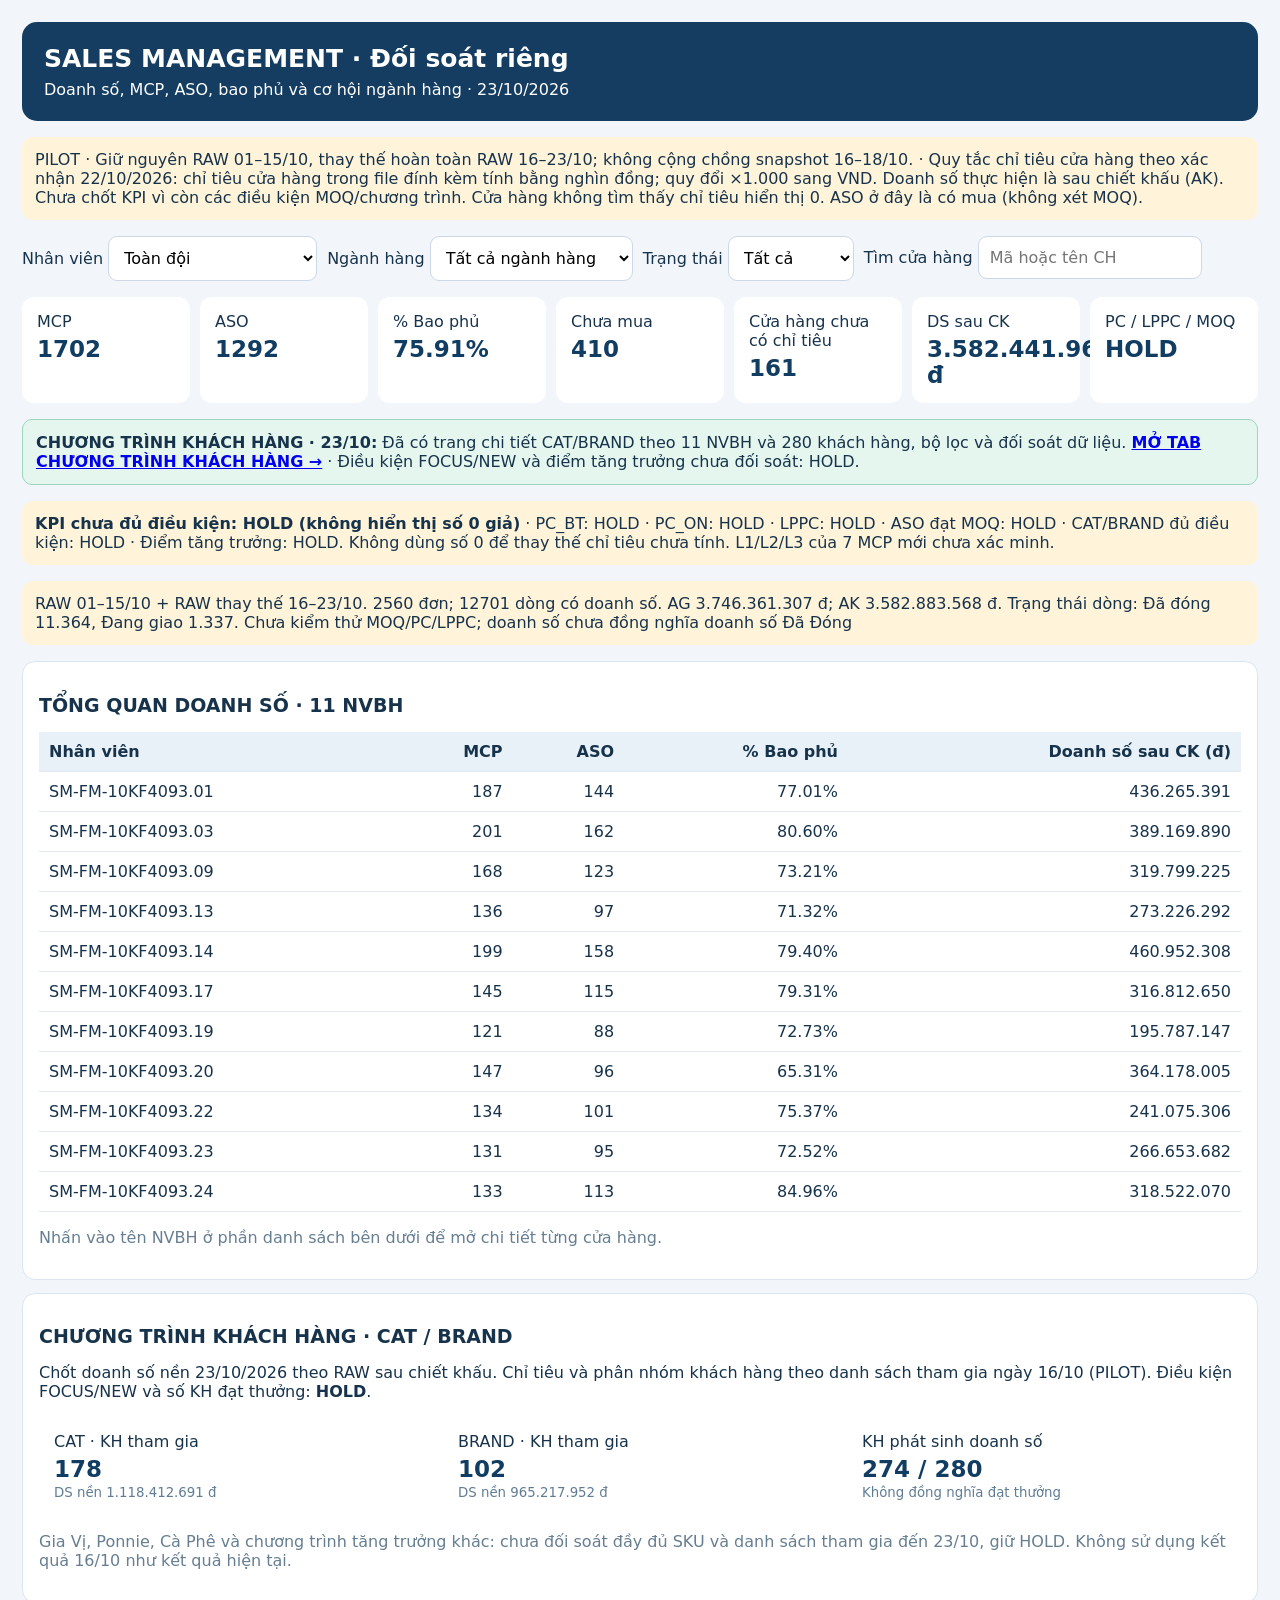
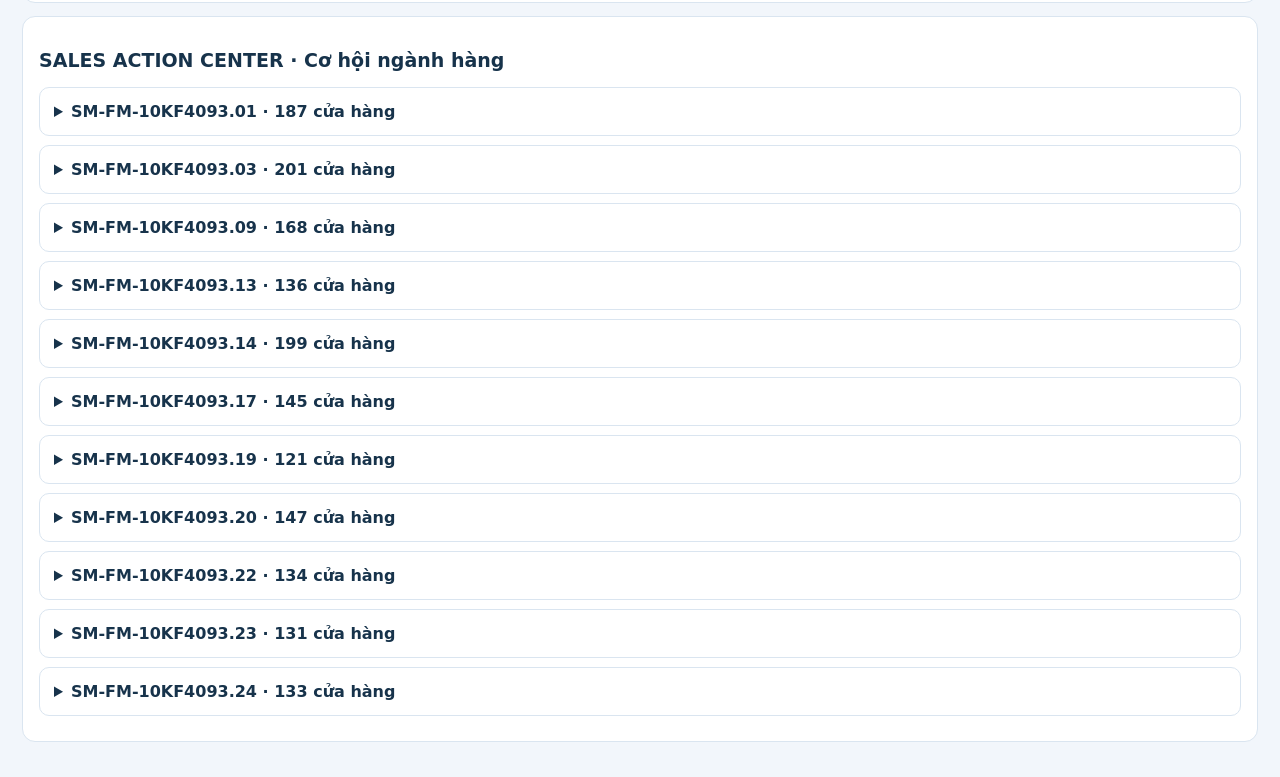
<file: online-20261023/index.html>
<!doctype html><html lang="vi"><head><meta charset="utf-8"><meta name="viewport" content="width=device-width,initial-scale=1"><title>Sales Management — Bản sử dụng 23/10</title><style>
:root{font-family:system-ui,Arial;background:#f2f6fb;color:#17334b}body{margin:0 auto;max-width:1450px;padding:22px}header{background:#143d61;color:white;border-radius:15px;padding:22px}h1{margin:0 0 7px;font-size:25px}h2{font-size:19px}small{color:#607c94}.note{padding:13px;border-radius:10px;background:#fff3d9;margin:16px 0}.bar{display:flex;gap:10px;flex-wrap:wrap;margin:16px 0}select,input{border:1px solid #ccd8e5;padding:11px;border-radius:9px;font:inherit;background:white;max-width:100%}.card{background:white;border:1px solid #dae5f0;border-radius:13px;padding:16px;margin:13px 0}.stats{display:grid;grid-template-columns:repeat(auto-fit,minmax(145px,1fr));gap:10px}.stat{background:#fff;border-radius:12px;padding:15px}.stat b{display:block;font-size:23px;color:#123d62;margin-top:5px}.scroll{overflow-x:auto}table{width:100%;border-collapse:collapse;min-width:1000px}th,td{padding:10px;border-bottom:1px solid #e2e9f2;text-align:right}th:first-child,td:first-child{text-align:left}th{background:#e9f1f8}details{background:#fff;border:1px solid #dae5f0;border-radius:10px;margin:9px 0}summary{padding:14px;cursor:pointer;font-weight:700}summary:hover{background:#edf5fc}.opp{color:#c32626;font-weight:750}.muted{color:#667e92}.ok{color:#16783d;font-weight:700}.bad{color:#b91c1c;font-weight:700}.customer{display:grid;grid-template-columns:minmax(150px,1.5fr) 90px 100px 120px 120px minmax(220px,2fr);gap:9px;padding:10px;border-top:1px solid #e9eff5;align-items:center;font-size:13px}.customer:nth-child(even){background:#f9fbfd}.customer span{overflow-wrap:anywhere}@media(max-width:800px){body{padding:8px}.customer{grid-template-columns:1fr 1fr;gap:5px}.customer span:last-child{grid-column:span 2}.stats{grid-template-columns:repeat(2,1fr)}}
</style></head><body><header><h1>SALES MANAGEMENT · Đối soát riêng</h1><div>Doanh số, MCP, ASO, bao phủ và cơ hội ngành hàng · 23/10/2026</div></header><div class="note">PILOT · Giữ nguyên RAW 01–15/10, thay thế hoàn toàn RAW 16–23/10; không cộng chồng snapshot 16–18/10. · Quy tắc chỉ tiêu cửa hàng theo xác nhận 22/10/2026: chỉ tiêu cửa hàng trong file đính kèm tính bằng nghìn đồng; quy đổi ×1.000 sang VND. Doanh số thực hiện là sau chiết khấu (AK). Chưa chốt KPI vì còn các điều kiện MOQ/chương trình. Cửa hàng không tìm thấy chỉ tiêu hiển thị 0. ASO ở đây là có mua (không xét MOQ).</div><div class="bar"><label>Nhân viên <select id="employee"></select></label><label>Ngành hàng <select id="division"></select></label><label>Trạng thái <select id="state"><option value="all">Tất cả</option><option value="active">Đã mua</option><option value="inactive">Chưa mua</option></select></label><label>Tìm cửa hàng <input id="search" placeholder="Mã hoặc tên CH"></label></div><div id="summary" class="stats"></div><div class="note" style="background:#e5f6ef;border:1px solid #9ed6bd"><b>CHƯƠNG TRÌNH KHÁCH HÀNG · 23/10:</b> Đã có trang chi tiết CAT/BRAND theo 11 NVBH và 280 khách hàng, bộ lọc và đối soát dữ liệu. <a href="customer-programs.html" style="font-weight:800">MỞ TAB CHƯƠNG TRÌNH KHÁCH HÀNG →</a> · Điều kiện FOCUS/NEW và điểm tăng trưởng chưa đối soát: HOLD.</div><div class="note"><b>KPI chưa đủ điều kiện: HOLD (không hiển thị số 0 giả)</b> · PC_BT: HOLD · PC_ON: HOLD · LPPC: HOLD · ASO đạt MOQ: HOLD · CAT/BRAND đủ điều kiện: HOLD · Điểm tăng trưởng: HOLD. Không dùng số 0 để thay thế chỉ tiêu chưa tính. L1/L2/L3 của 7 MCP mới chưa xác minh.</div><div class="note" id="rawAudit">Nguồn RAW 01–15/10 + 16–23/10 · Số liệu sau CK theo AK; trạng thái đơn hàng cần đối soát quy tắc KPI trước nghiệm thu.</div><section class="card"><h2>TỔNG QUAN DOANH SỐ · 11 NVBH</h2><div class="scroll"><table><thead><tr><th>Nhân viên</th><th>MCP</th><th>ASO</th><th>% Bao phủ</th><th>Doanh số sau CK (đ)</th></tr></thead><tbody id="empRows"></tbody></table></div><p class="muted">Nhấn vào tên NVBH ở phần danh sách bên dưới để mở chi tiết từng cửa hàng.</p></section><section class="card"><h2>CHƯƠNG TRÌNH KHÁCH HÀNG · CAT / BRAND</h2><p>Chốt doanh số nền 23/10/2026 theo RAW sau chiết khấu. Chỉ tiêu và phân nhóm khách hàng theo danh sách tham gia ngày 16/10 (PILOT). Điều kiện FOCUS/NEW và số KH đạt thưởng: <b>HOLD</b>.</p><div class="stats"><div class="stat">CAT · KH tham gia<b>178</b><small>DS nền 1.118.412.691 đ</small></div><div class="stat">BRAND · KH tham gia<b>102</b><small>DS nền 965.217.952 đ</small></div><div class="stat">KH phát sinh doanh số<b>274 / 280</b><small>Không đồng nghĩa đạt thưởng</small></div></div><p class="muted">Gia Vị, Ponnie, Cà Phê và chương trình tăng trưởng khác: chưa đối soát đầy đủ SKU và danh sách tham gia đến 23/10, giữ HOLD. Không sử dụng kết quả 16/10 như kết quả hiện tại.</p></section><section class="card"><h2>SALES ACTION CENTER · Cơ hội ngành hàng</h2><div id="customers"></div></section><script>const CHUNK_COUNT=10;
function startApp(DATA){
const $=id=>document.getElementById(id);const fmt=n=>new Intl.NumberFormat('vi-VN',{maximumFractionDigits:0}).format(n||0);const esc=s=>String(s??'').replace(/[&<>"']/g,c=>({'&':'&amp;','<':'&lt;','>':'&gt;','"':'&quot;','\'':'&#39;'}[c]));
const names={'Seasoning':'Seasoning','Convenience Foods':'Convenience Foods','Coffee':'Coffee','Nutrition':'Nutrition','Home Care':'Home Care','Refreshment Drinks':'Refreshment Drinks','Processed Meats':'Processed Meats'};
const empIds=Object.keys(DATA.employees).sort();$('employee').innerHTML='<option value="all">Toàn đội</option>'+empIds.map(id=>'<option value="'+id+'">'+id+'</option>').join('');$('division').innerHTML='<option value="all">Tất cả ngành hàng</option>'+DATA.divisions.map(x=>'<option>'+x+'</option>').join('');
function render(){const e=$('employee').value,div=$('division').value,state=$('state').value,q=$('search').value.toLocaleLowerCase('vi');let customers=Object.entries(DATA.outlets).filter(([id,c])=>(e==='all'||c.owner===e)&&(!q||(id+' '+c.name).toLocaleLowerCase('vi').includes(q))&&(state==='all'||(c.orders>0)===(state==='active')));
const all=Object.entries(DATA.outlets).filter(([id,c])=>e==='all'||c.owner===e);const active=all.filter(([id,c])=>div==='all'?c.orders>0:c.bought.includes(div)).length;
$('summary').innerHTML=[['MCP',all.length],['ASO',active],['% Bao phủ',all.length?(active/all.length*100).toFixed(2)+'%':'—'],['Chưa mua',all.length-active],['Cửa hàng chưa có chỉ tiêu',all.filter(([id,c])=>c.target_raw===0).length],['DS sau CK',fmt(all.reduce((s,[id,c])=>s+c.actual,0))+' đ'],['PC / LPPC / MOQ','HOLD']].map(([k,v])=>'<div class="stat">'+k+'<b>'+v+'</b></div>').join('');
$('empRows').innerHTML=empIds.filter(id=>e==='all'||e===id).map(id=>{const a=Object.values(DATA.outlets).filter(c=>c.owner===id),aso=a.filter(c=>div==='all'?c.orders>0:c.bought.includes(div)).length;return '<tr><td>'+esc(id)+'</td><td>'+a.length+'</td><td>'+aso+'</td><td>'+(a.length?(aso/a.length*100).toFixed(2):'—')+'%</td><td>'+fmt(a.reduce((n,c)=>n+(div==='all'?c.actual:c.div_amounts[div]),0))+'</td></tr>';}).join('');
$('rawAudit').textContent='RAW 01–15/10 + RAW thay thế 16–23/10. '+DATA.raw_snapshot.orders+' đơn; '+DATA.raw_snapshot.positive_lines+' dòng có doanh số. AG '+fmt(DATA.raw_snapshot.amount_ag)+' đ; AK '+fmt(DATA.raw_snapshot.amount_ak)+' đ. Trạng thái dòng: '+Object.entries(DATA.raw_snapshot.statuses).map(([k,v])=>k+' '+fmt(v)).join(', ')+'. Chưa kiểm thử MOQ/PC/LPPC; doanh số chưa đồng nghĩa doanh số Đã Đóng';$('customers').innerHTML=empIds.filter(id=>e==='all'||e===id).map(id=>{const a=customers.filter(([k,c])=>c.owner===id);if(!a.length)return '';return '<details><summary>'+esc(id)+' · '+a.length+' cửa hàng</summary>'+a.map(([k,c])=>{const opp=DATA.divisions.filter(x=>!c.bought.includes(x));const target=Math.round(c.target_raw*1000);return '<div class="customer"><span><b>'+esc(c.name)+'</b><small> · '+esc(k)+'</small></span><span class="'+(c.orders?'ok':'bad')+'">'+(c.orders?'Đã mua':'Chưa mua')+'</span><span>'+c.orders+' đơn</span><span>'+fmt(c.actual)+' / '+fmt(target)+'</span><span>'+ (target?(c.actual/target*100).toFixed(1)+'%':'CT: 0')+'</span><span class="opp">Cơ hội: '+(opp.length?opp.map(esc).join(', '):'Đã mua đủ 7 ngành')+'</span></div>';}).join('')+'</details>';}).join('')||'<p>Không có cửa hàng phù hợp.</p>';
}
['employee','division','state','search'].forEach(id=>$(id).addEventListener(id==='search'?'input':'change',render));render();}
async function loadData(){const n=CHUNK_COUNT;const parts=await Promise.all(Array.from({length:n},(_,i)=>fetch('data-'+String(i).padStart(2,'0')+'.txt',{cache:'no-store'}).then(r=>{if(!r.ok)throw Error('Data chunk '+i+': '+r.status);return r.text()})));const raw=atob(parts.join(''));const bytes=Uint8Array.from(raw,c=>c.charCodeAt(0));const stream=new Blob([bytes]).stream().pipeThrough(new DecompressionStream('gzip'));const decoded=await new Response(stream).text();return JSON.parse(decoded)}
async function boot(){try{const DATA=await loadData();startApp(DATA)}catch(e){document.body.insertAdjacentHTML('afterbegin','<div style="padding:20px;background:#fee;color:#900">Không tải được dữ liệu: '+String(e.message).replace(/[<>]/g,'')+'</div>');console.error(e)}}boot();</script></body></html>
</file>
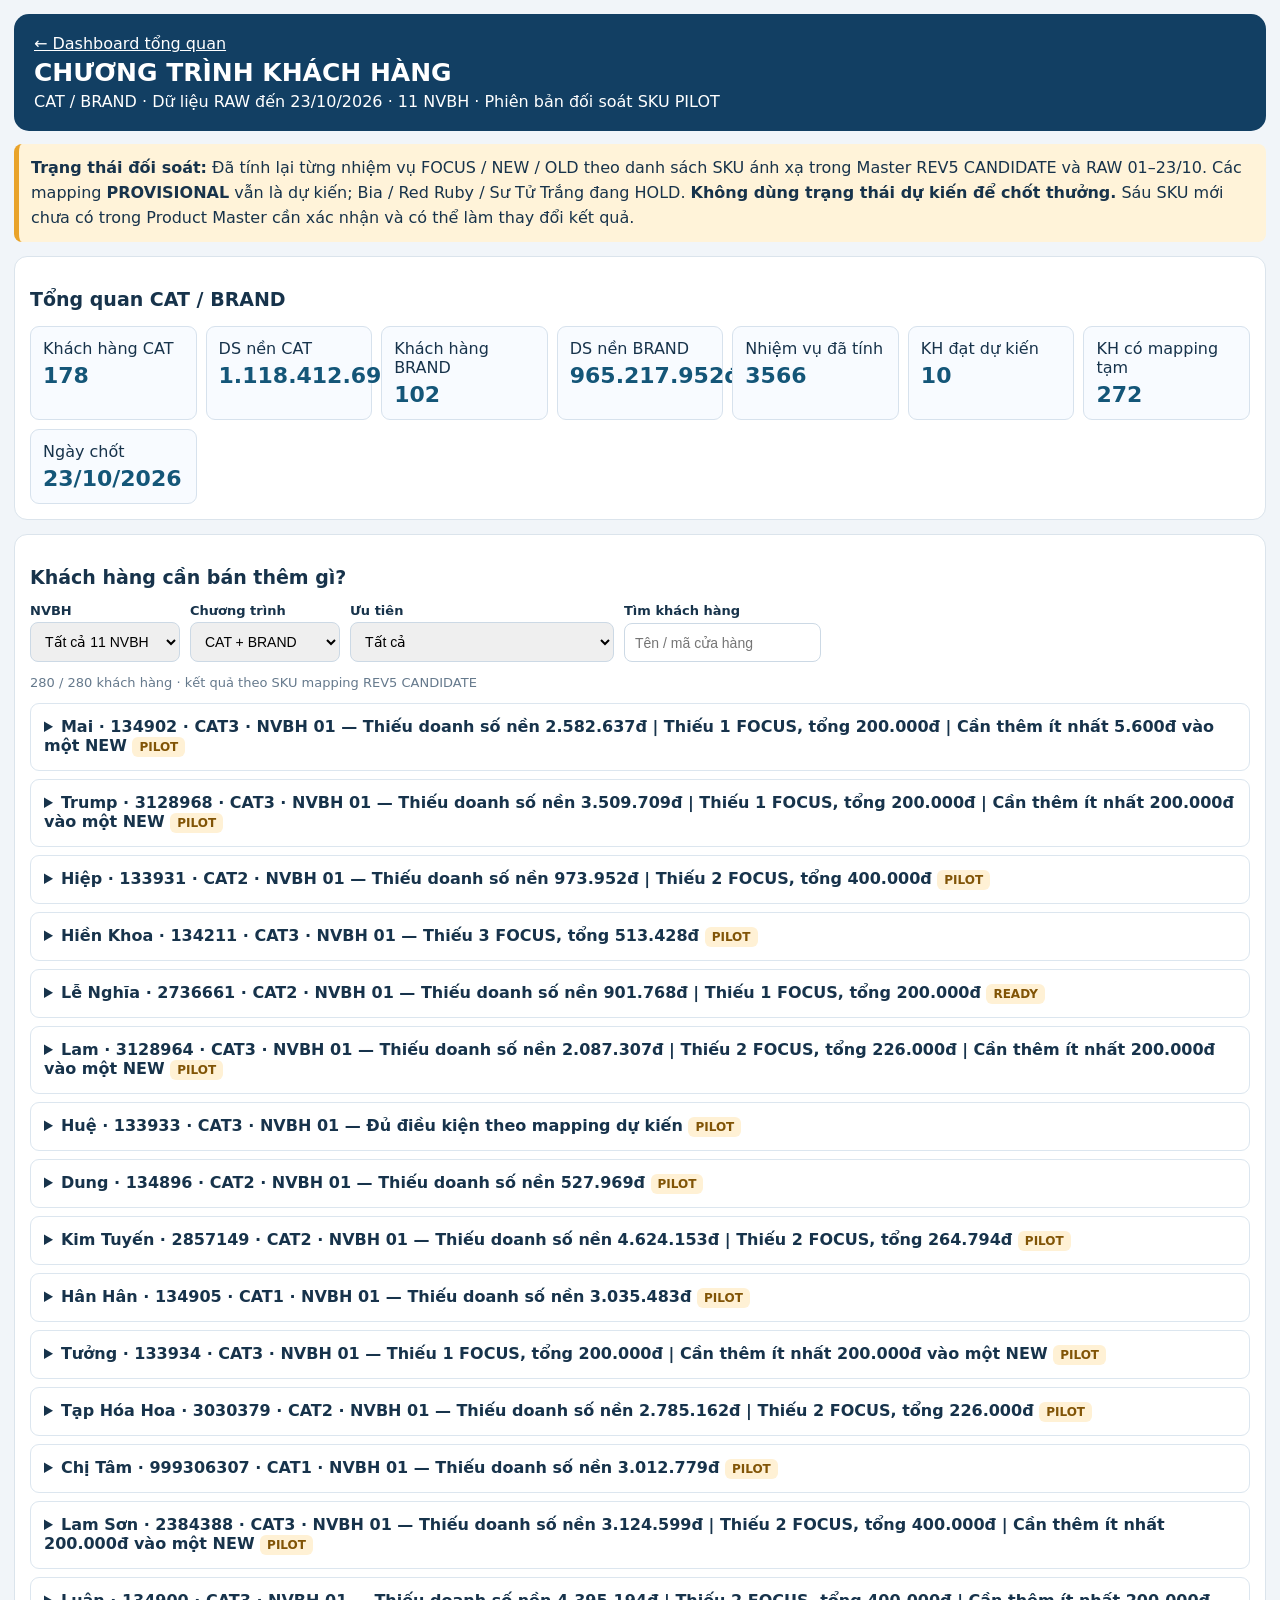
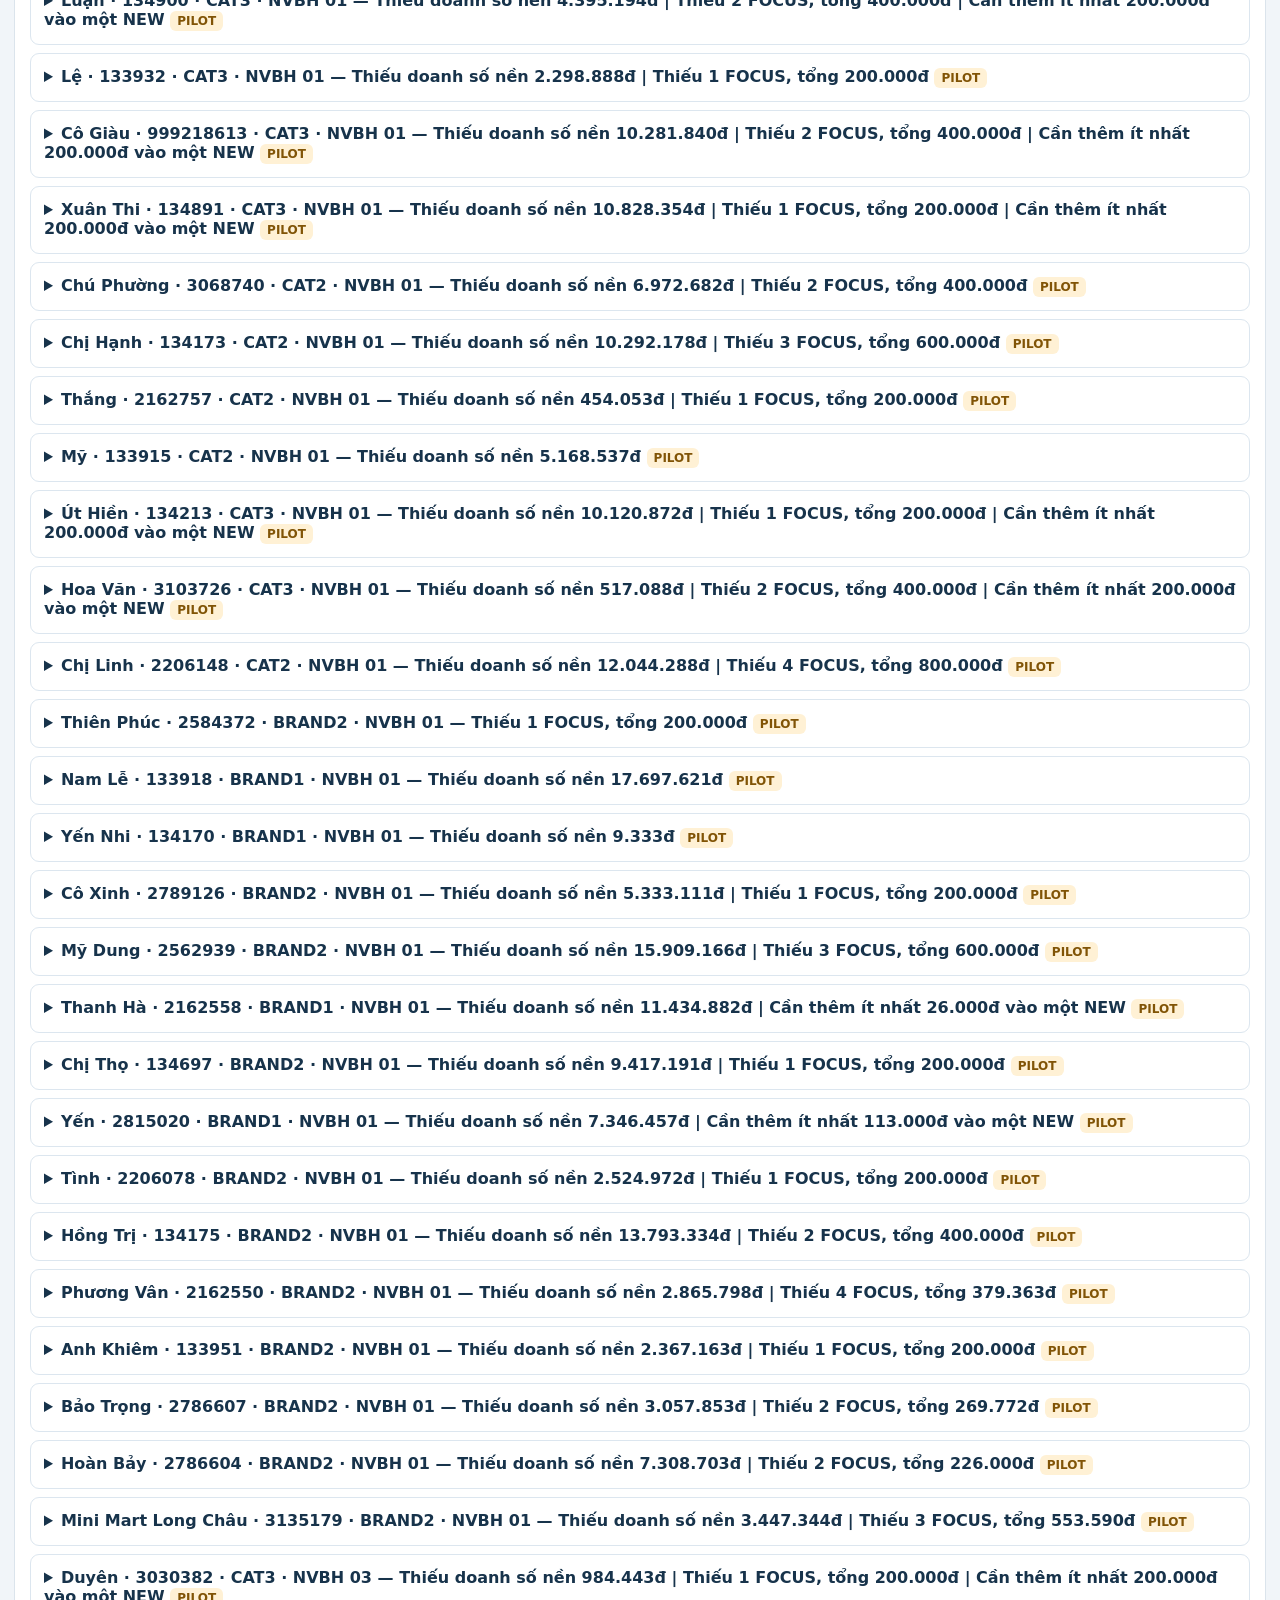
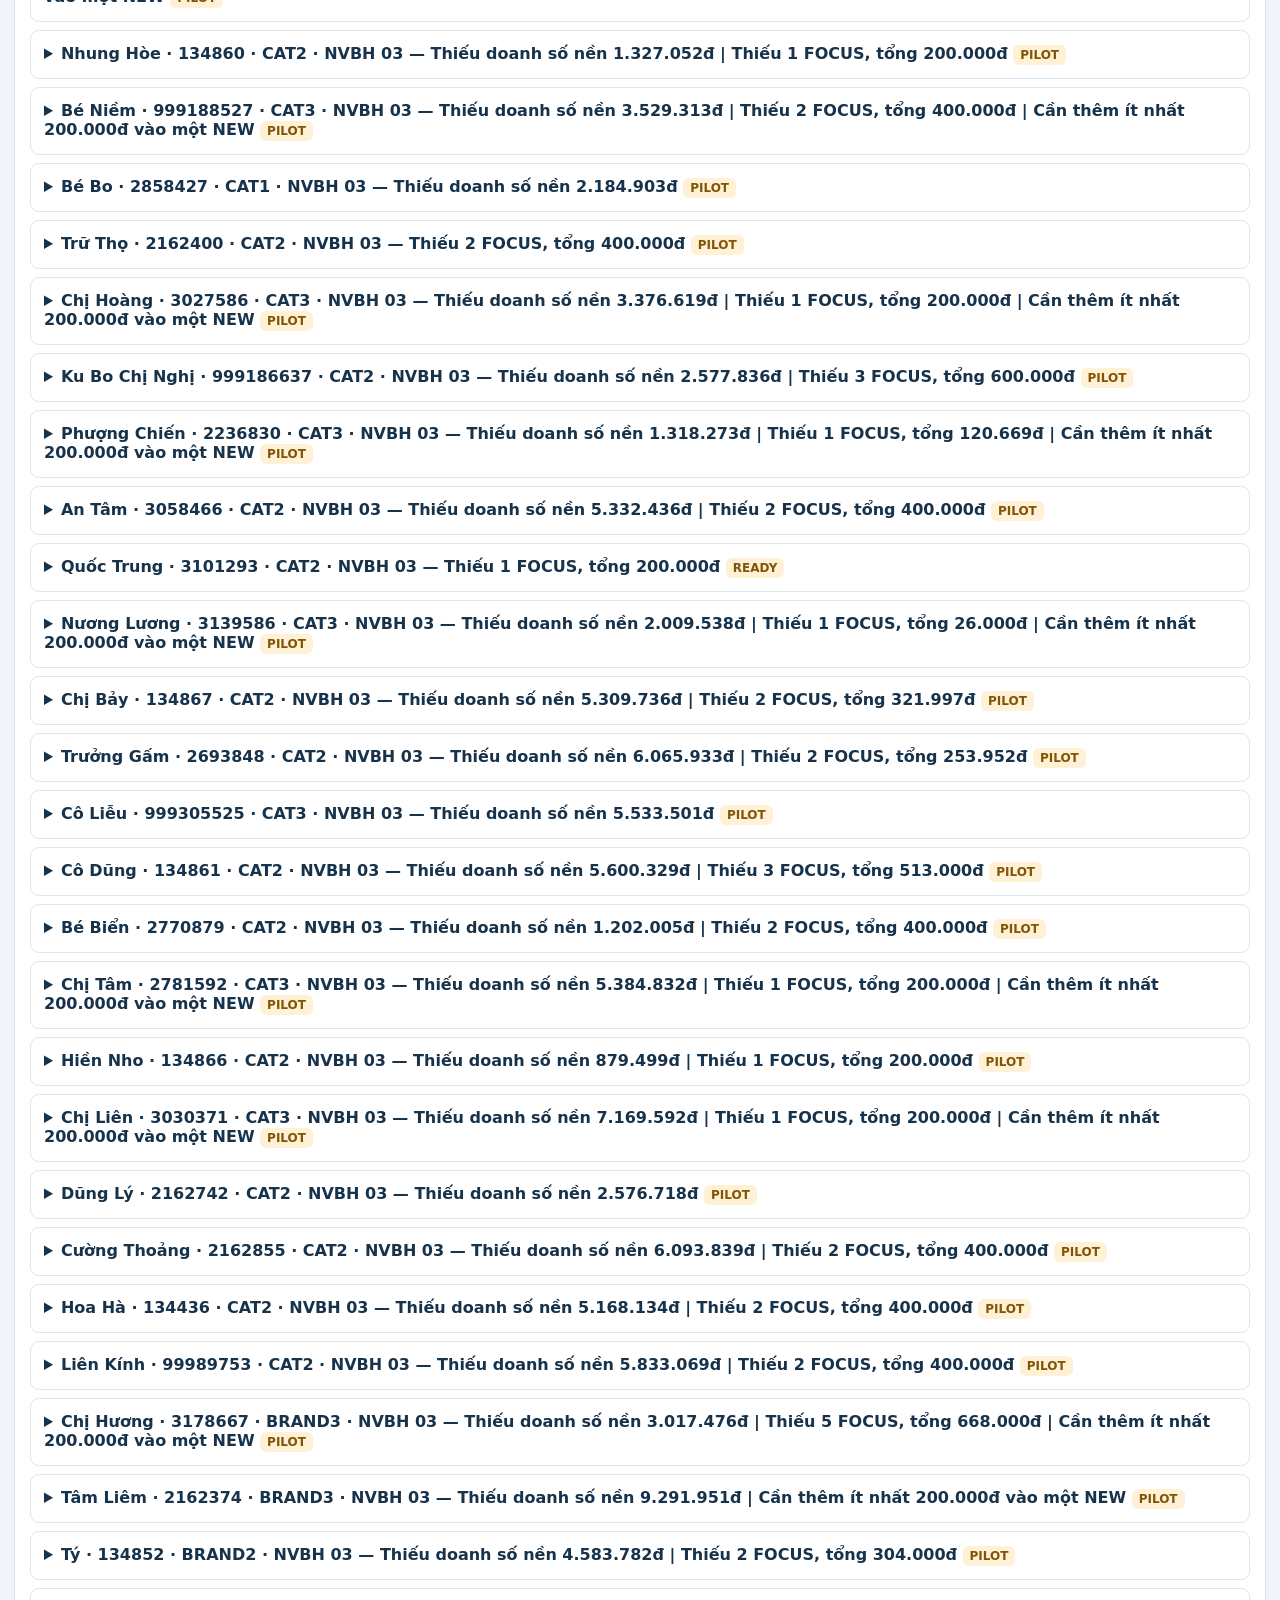
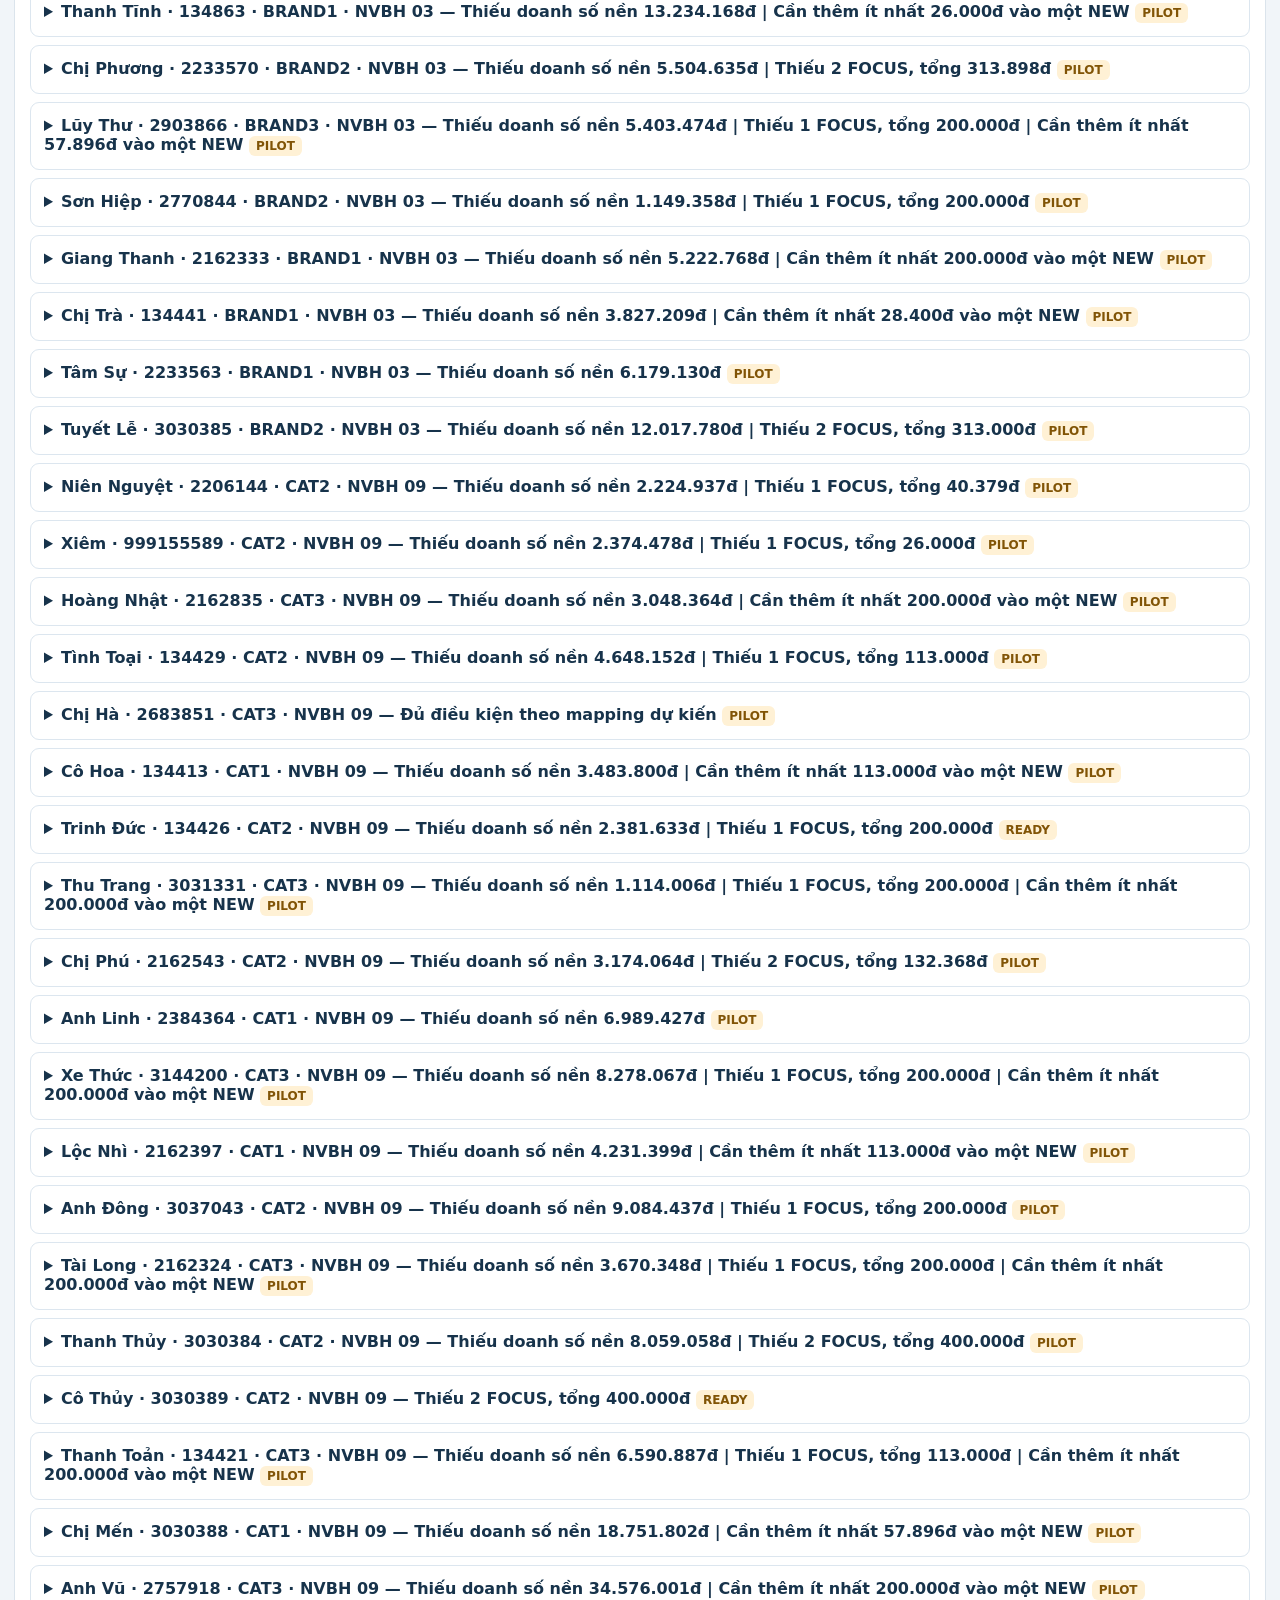
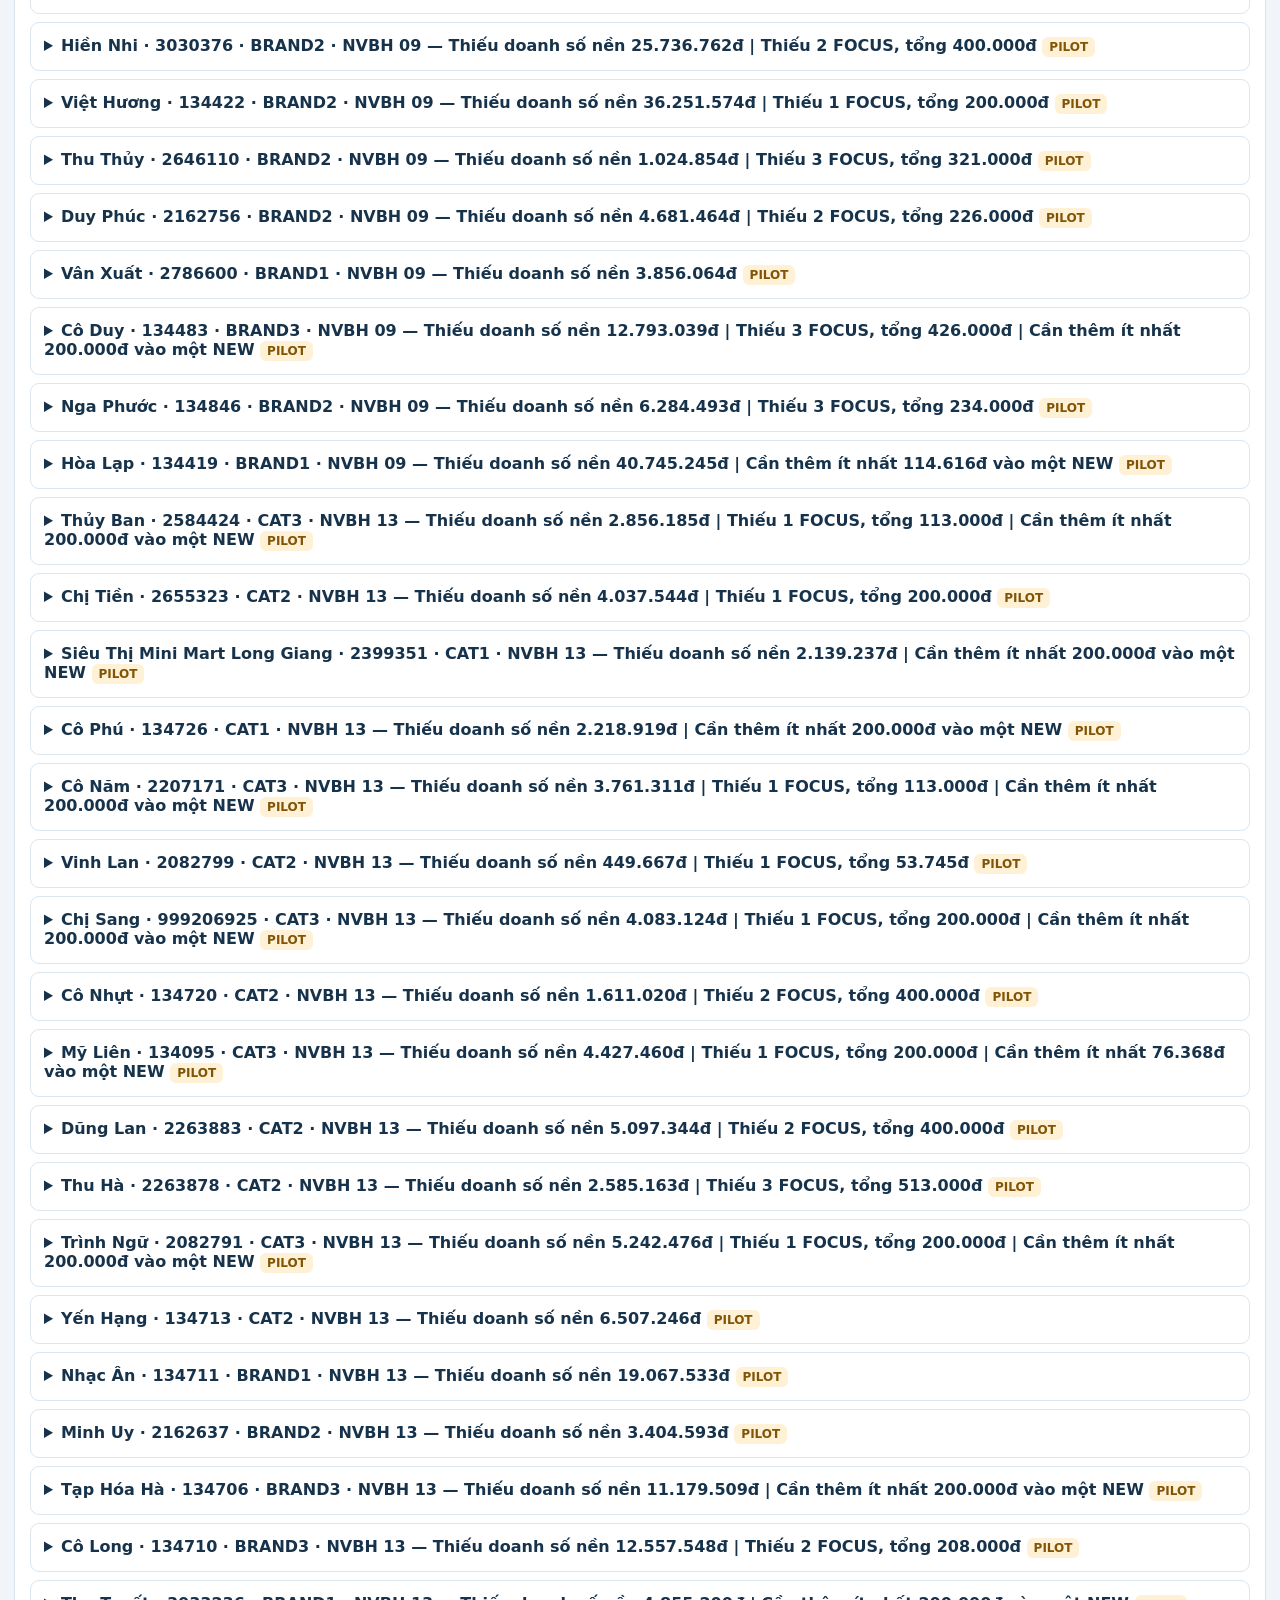
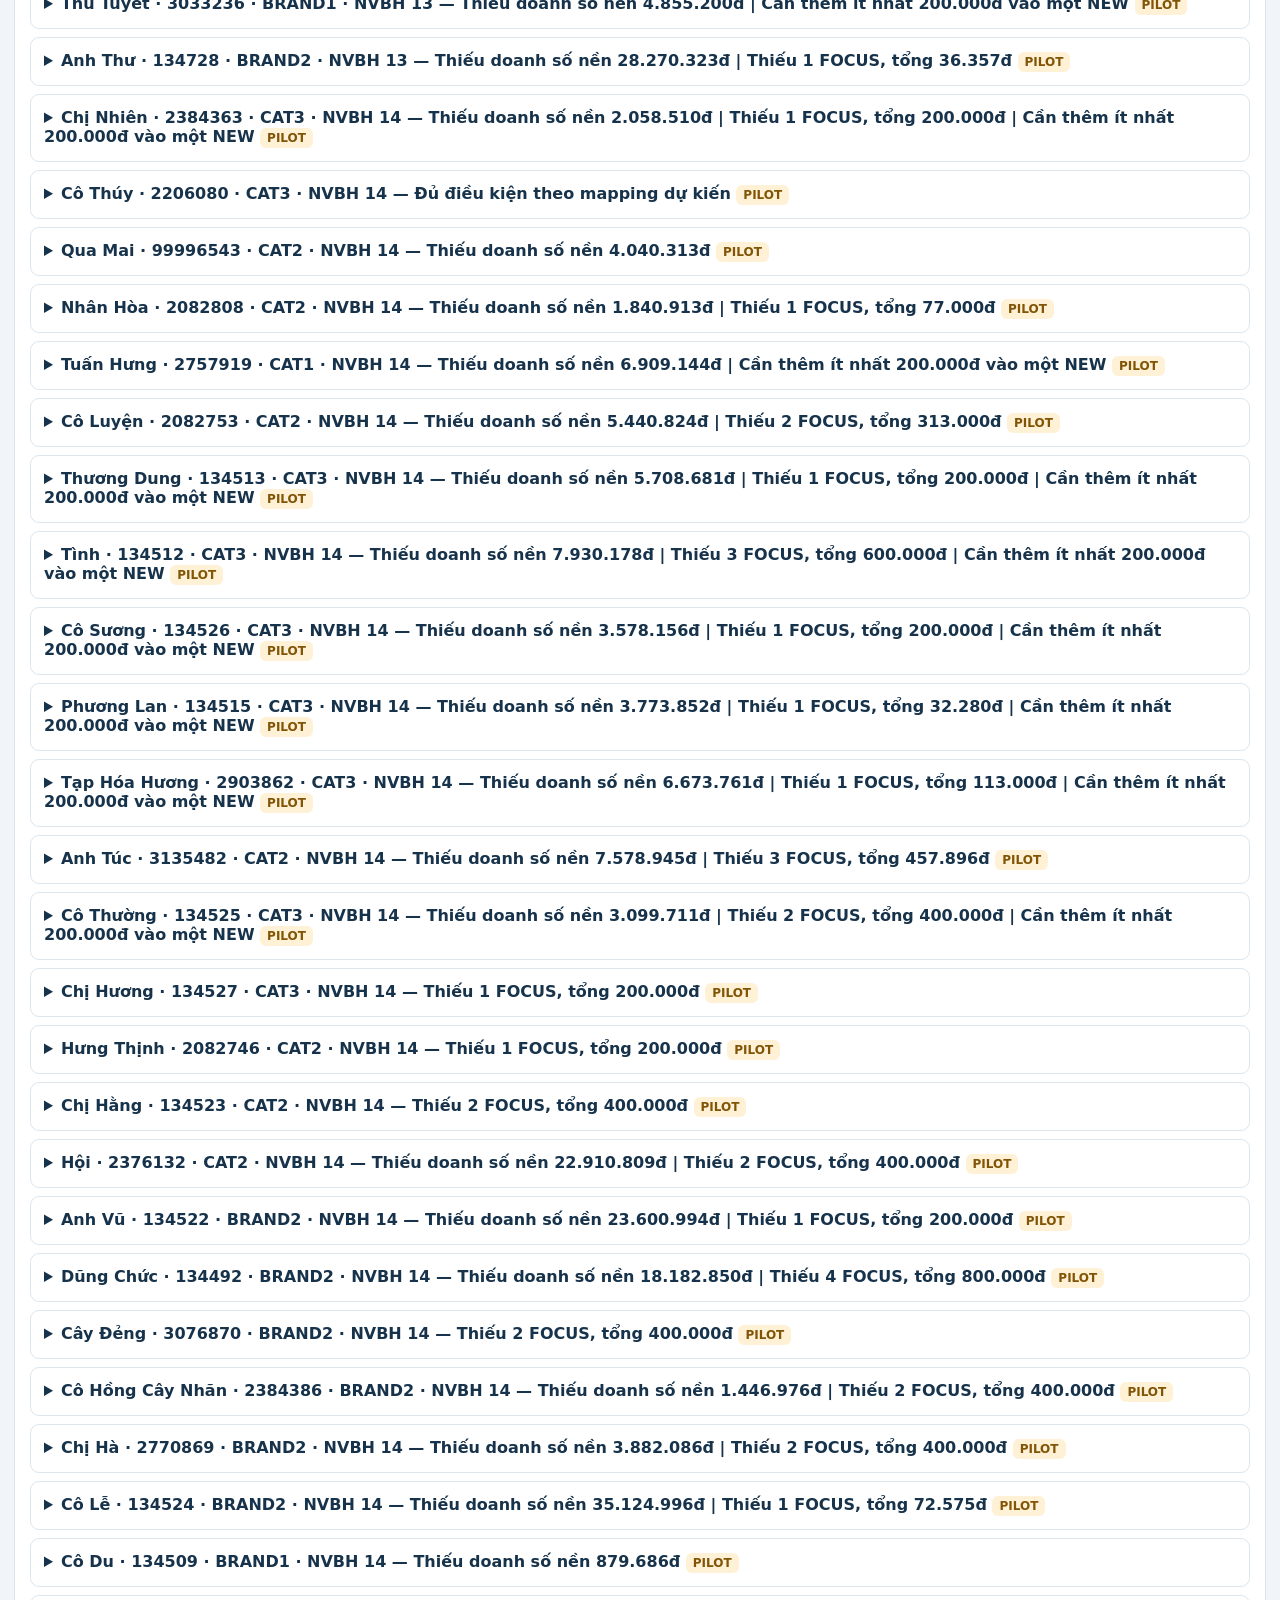
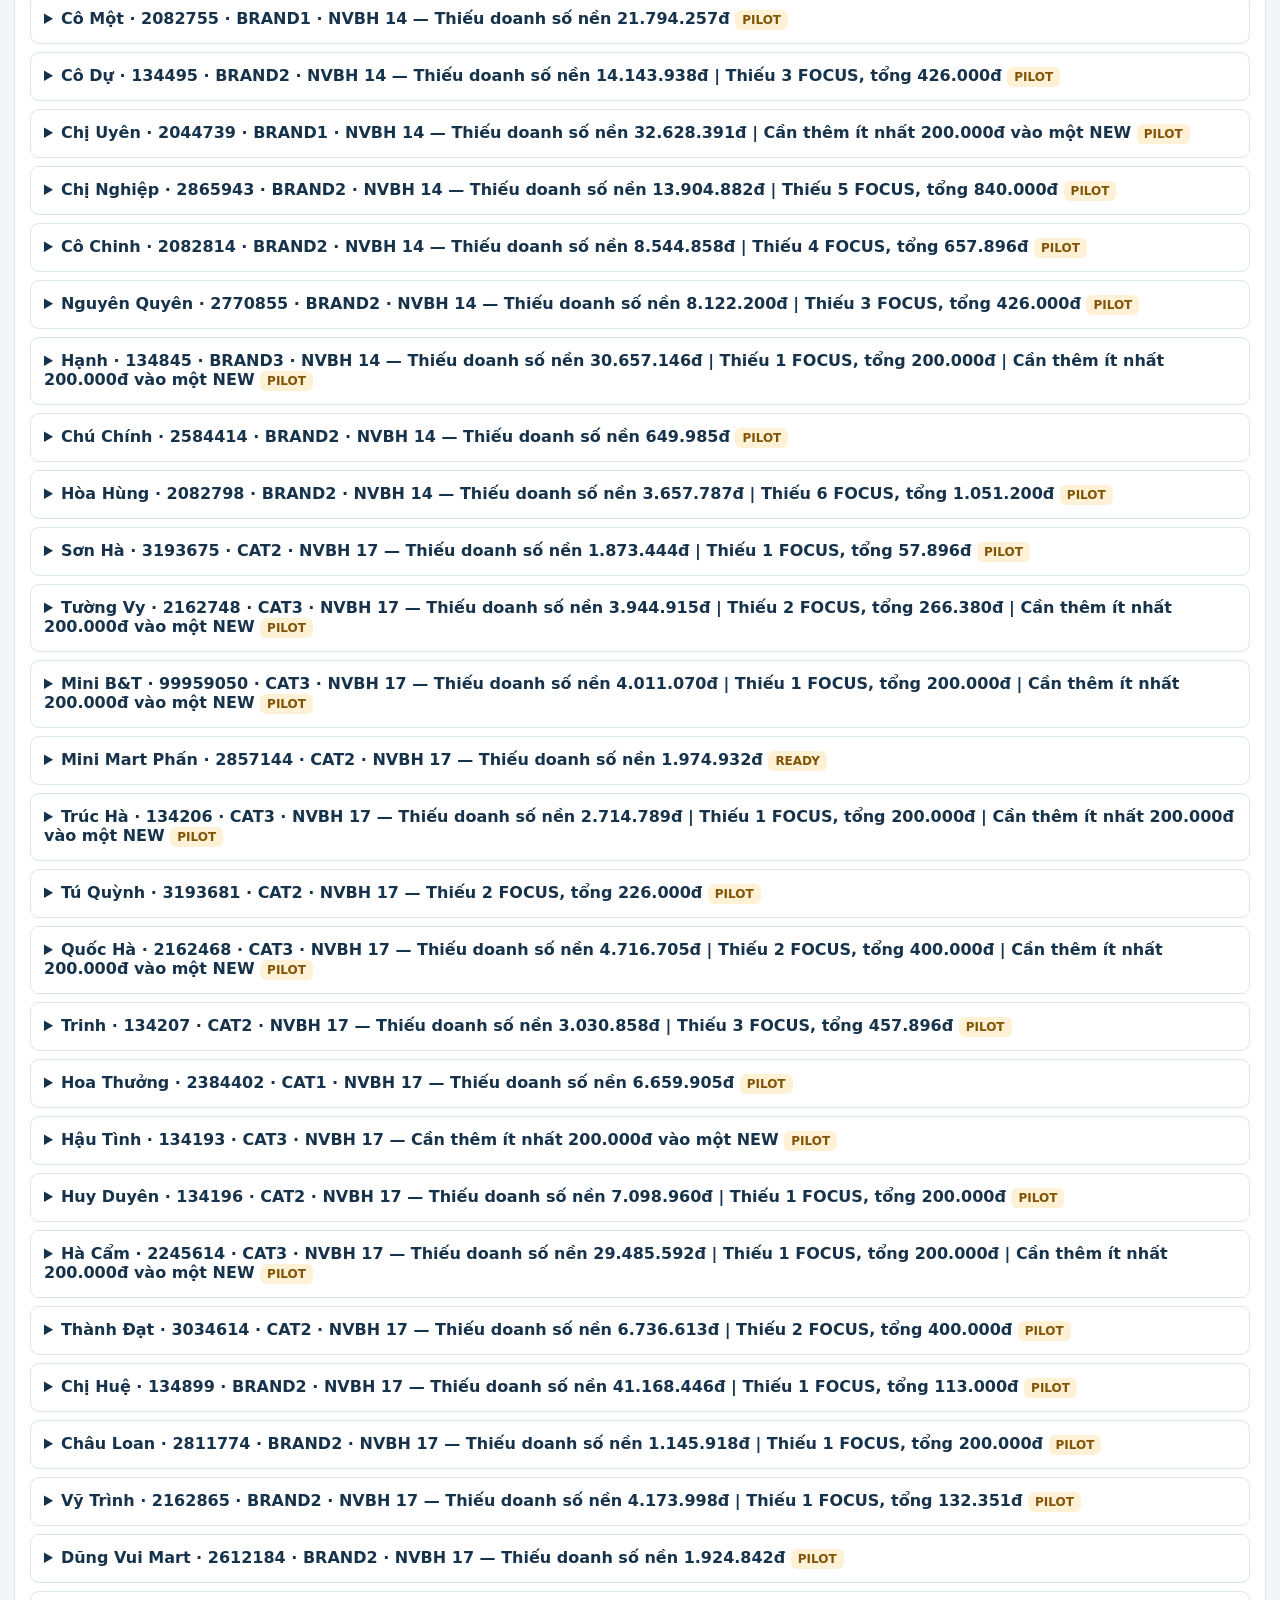
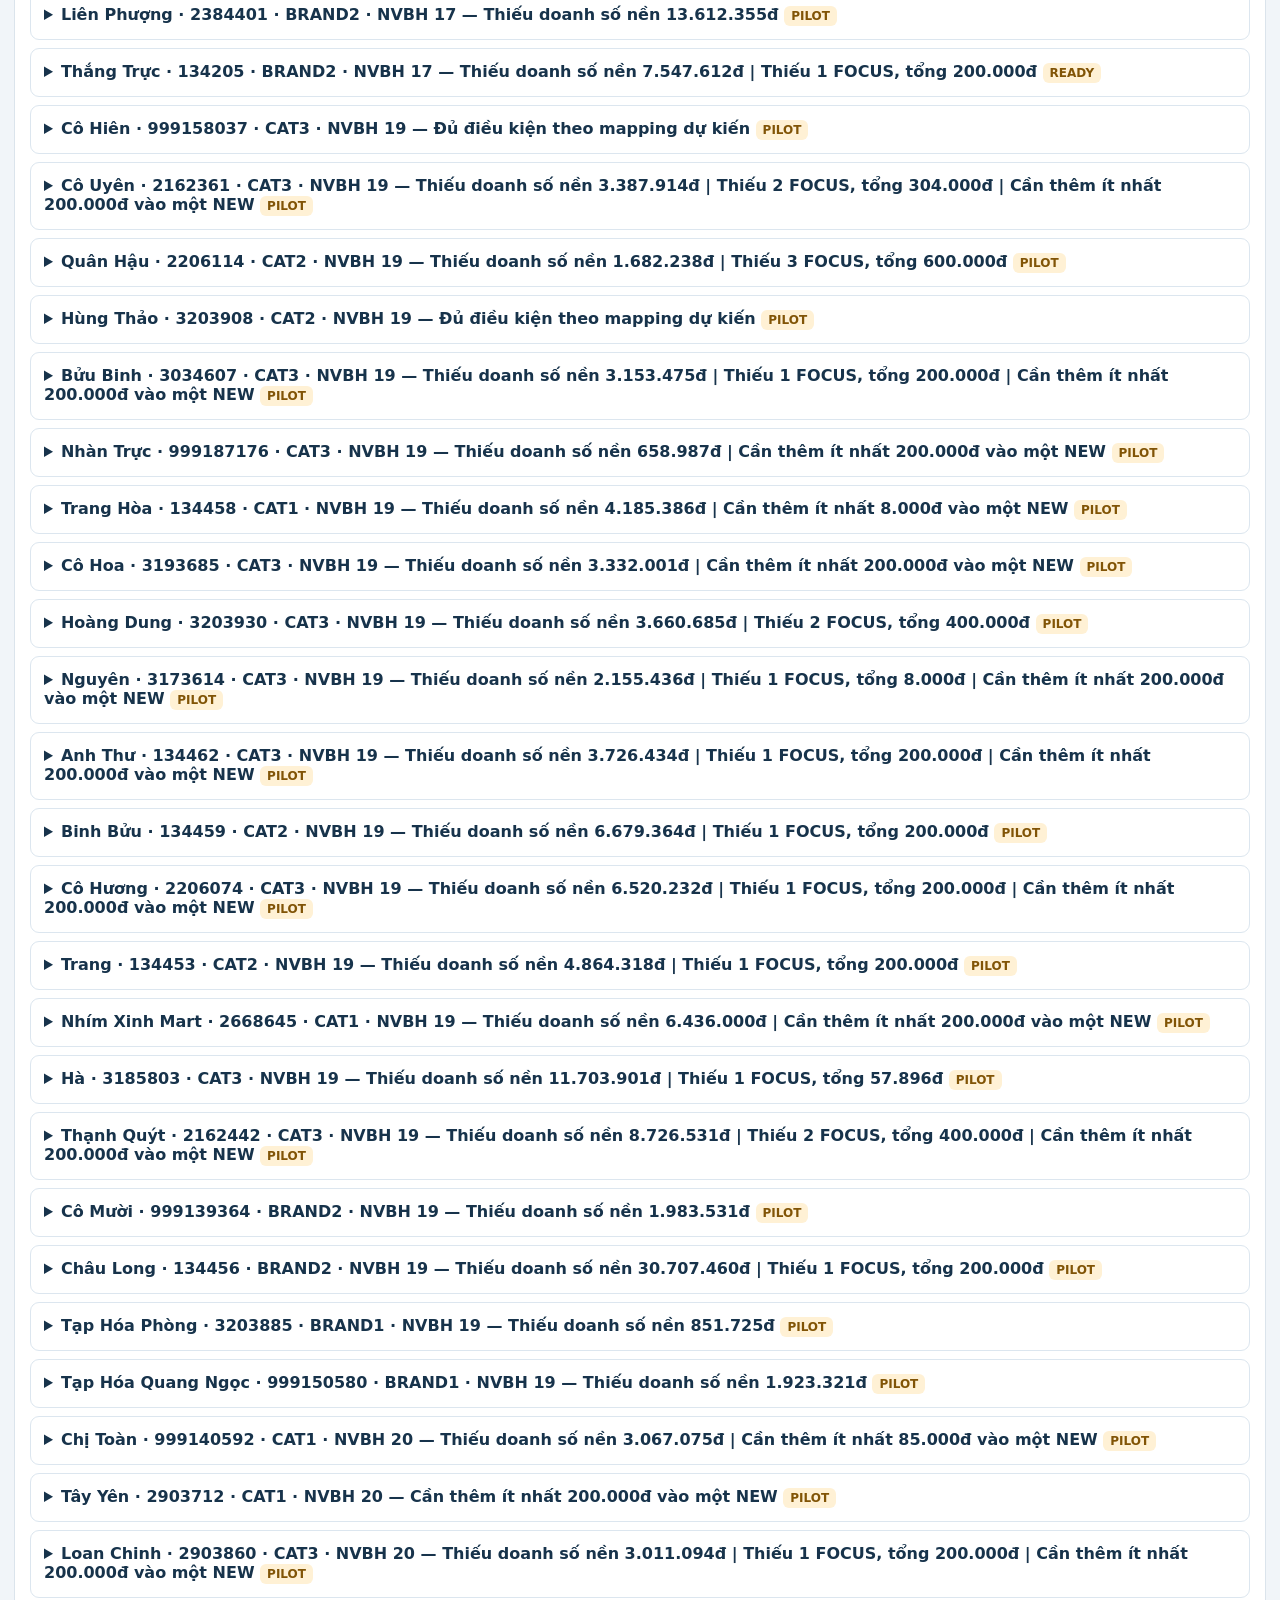
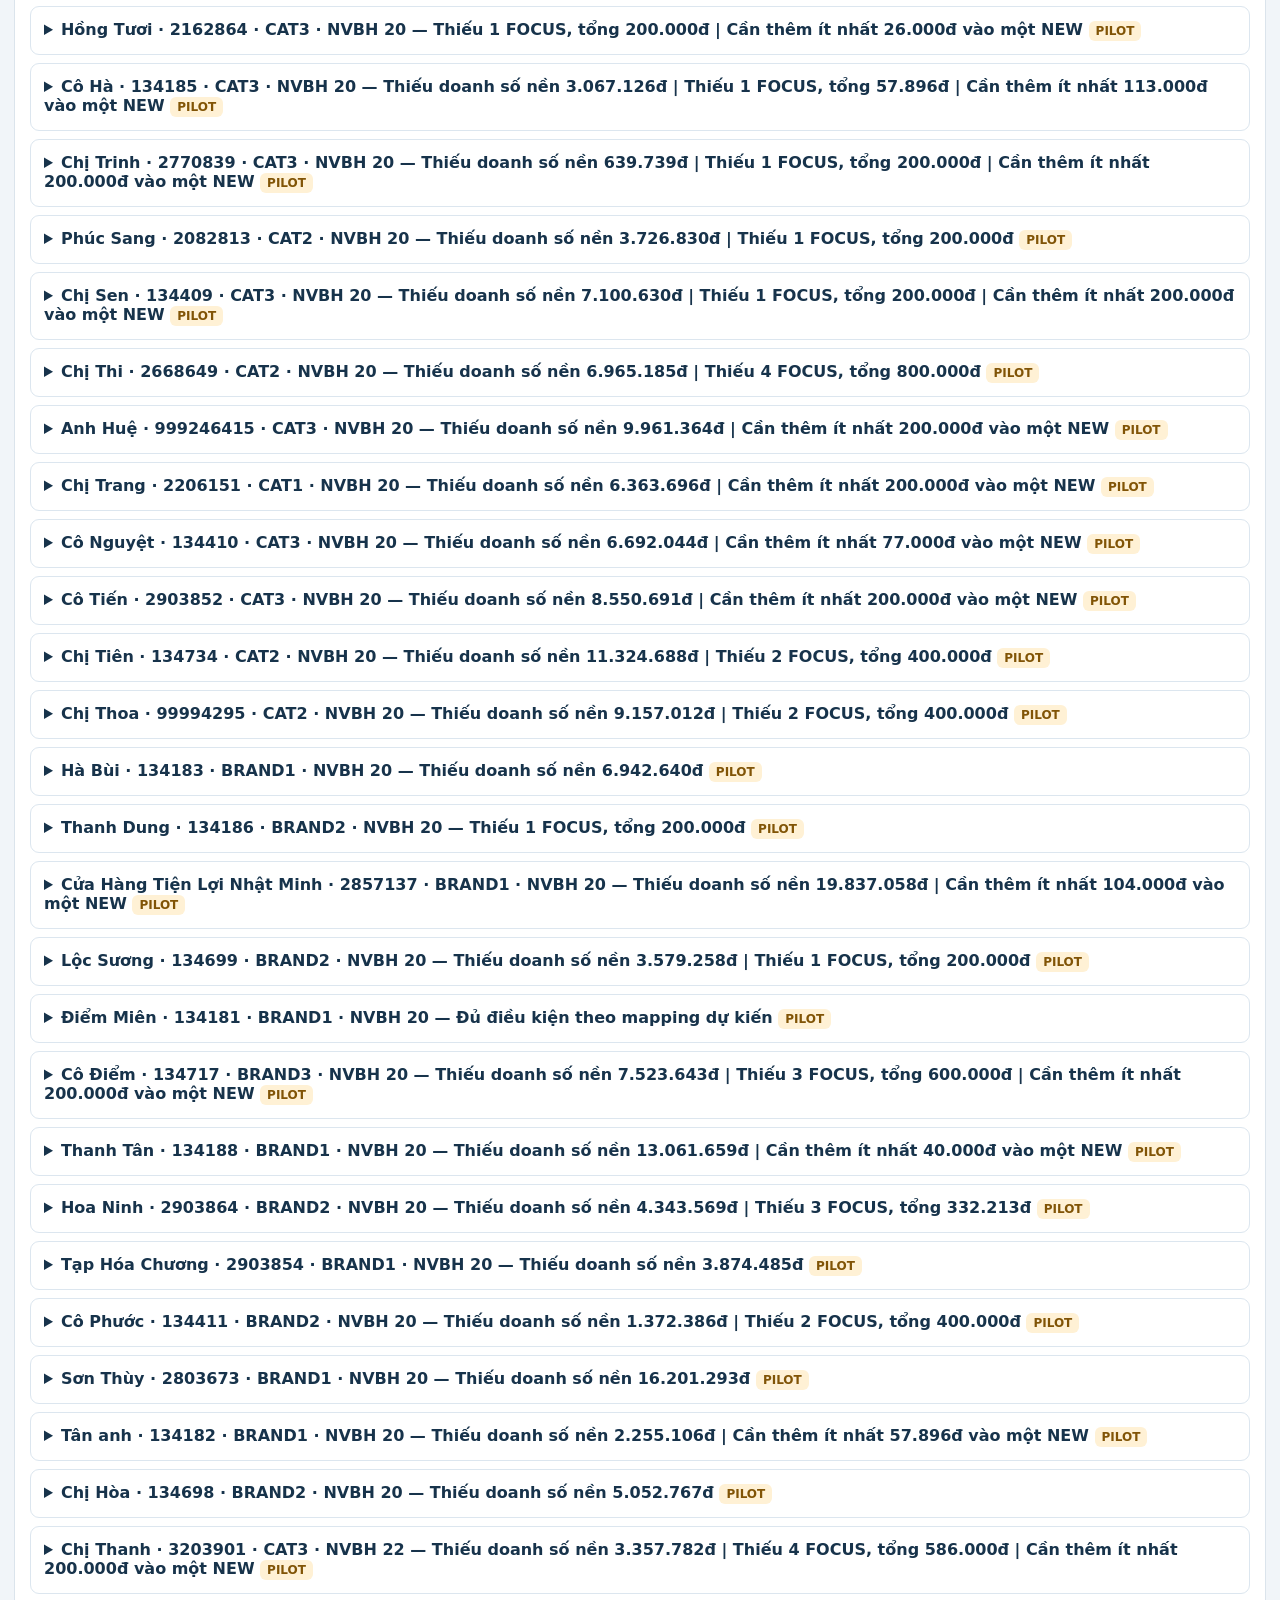
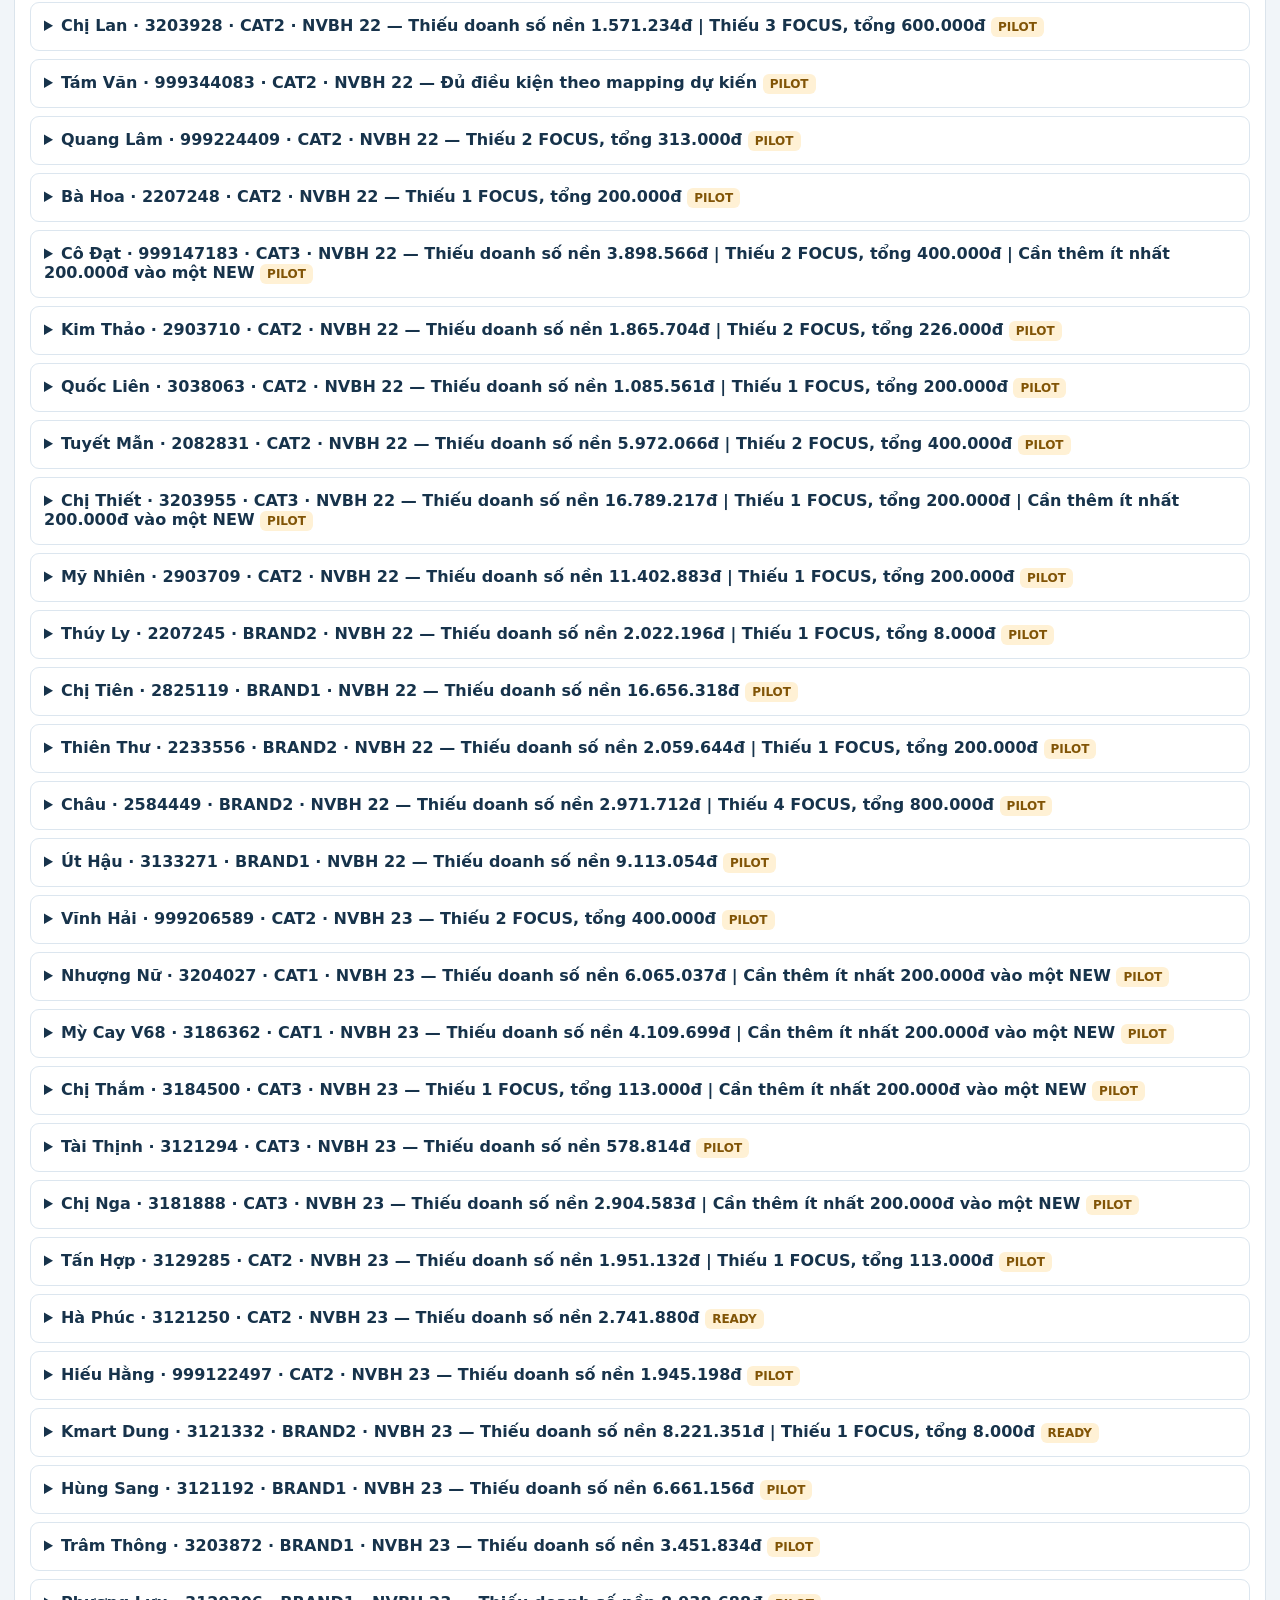
<file: online-20261023/customer-programs.html>
<!doctype html><html lang="vi"><head><meta charset="utf-8"><meta name="viewport" content="width=device-width,initial-scale=1"><title>Chương trình khách hàng | 23/10/2026</title><style>
:root{font-family:system-ui,Arial,sans-serif;color:#17334b;background:#f1f5f9}*{box-sizing:border-box}body{margin:0 auto;max-width:1450px;padding:14px}header{background:#123f63;color:white;border-radius:15px;padding:20px}h1{font-size:25px;margin:5px 0}header a{color:#fff}h2{font-size:19px}section{background:white;border-radius:13px;border:1px solid #dbe4ec;padding:15px;margin:14px 0}.notice{background:#fff3d9;border-left:5px solid #e9a32a;padding:12px;margin:13px 0;border-radius:8px;line-height:1.55}.oknotice{background:#e5f5ee;border-color:#4ca27c}.cards{display:grid;grid-template-columns:repeat(auto-fit,minmax(160px,1fr));gap:9px}.card{border:1px solid #d7e2ed;border-radius:9px;padding:12px;background:#f8fbff}.card strong{display:block;font-size:22px;color:#145678;margin-top:5px}.filters{display:flex;flex-wrap:wrap;gap:10px;margin:12px 0}.filters label{display:grid;gap:4px;font-weight:700;font-size:13px}.filters input,.filters select{padding:10px;border:1px solid #ccd9e5;border-radius:8px;min-width:150px;font-size:14px}.scroll{overflow:auto}table{border-collapse:collapse;width:100%;min-width:850px}th,td{padding:9px;border-bottom:1px solid #e1e9ef;font-size:13px;text-align:right}th{background:#eaf1f8;position:sticky;top:0}th:first-child,td:first-child{text-align:left}.muted{color:#65798c;font-size:13px}.hold{color:#986308;font-weight:700}.pass{color:#14844b;font-weight:700}.fail{color:#b62e31;font-weight:700}details{border:1px solid #dce6ef;border-radius:9px;margin:8px 0;background:#fff}summary{cursor:pointer;padding:13px;font-weight:700}details>div{padding:0 13px 14px}.tag{display:inline-block;padding:3px 7px;border-radius:6px;background:#fff1d5;color:#815406;font-size:12px}.mono{font-family:ui-monospace,monospace}footer{color:#65798c;font-size:12px;margin:18px 0}@media(max-width:700px){body{padding:7px}header{padding:15px}h1{font-size:20px}.cards{grid-template-columns:repeat(2,1fr)}.card strong{font-size:18px}}
</style></head><body><header><a href="./">← Dashboard tổng quan</a><h1>CHƯƠNG TRÌNH KHÁCH HÀNG</h1><div>CAT / BRAND · Dữ liệu RAW đến 23/10/2026 · 11 NVBH · Phiên bản đối soát SKU PILOT</div></header>
<div class="notice"><b>Trạng thái đối soát:</b> Đã tính lại từng nhiệm vụ FOCUS / NEW / OLD theo danh sách SKU ánh xạ trong Master REV5 CANDIDATE và RAW 01–23/10. Các mapping <b>PROVISIONAL</b> vẫn là dự kiến; Bia / Red Ruby / Sư Tử Trắng đang HOLD. <b>Không dùng trạng thái dự kiến để chốt thưởng.</b> Sáu SKU mới chưa có trong Product Master cần xác nhận và có thể làm thay đổi kết quả.</div>
<section><h2>Tổng quan CAT / BRAND</h2><div class="cards" id="cards"><div class="card">Đang tải...</div></div></section>
<section><h2>Khách hàng cần bán thêm gì?</h2><div class="filters"><label>NVBH<select id="employee"><option value="all">Tất cả 11 NVBH</option></select></label><label>Chương trình<select id="program"><option value="all">CAT + BRAND</option><option>CAT</option><option>BRAND</option></select></label><label>Ưu tiên<select id="priority"><option value="all">Tất cả</option><option value="base">Thiếu doanh số nền</option><option value="focus">Thiếu FOCUS</option><option value="new">Thiếu NEW</option><option value="ready">Đủ điều kiện theo mapping dự kiến</option><option value="review">Cần đối soát mapping</option></select></label><label>Tìm khách hàng<input id="search" placeholder="Tên / mã cửa hàng"></label></div><p id="count" class="muted"></p><div id="details"></div></section>
<section><h2>Tổng hợp theo NVBH</h2><div class="scroll"><table><thead><tr><th>NVBH</th><th>CAT</th><th>BRAND</th><th>Doanh số nền</th><th>Thiếu doanh số nền</th><th>Đạt dự kiến*</th><th>Cần đối soát</th></tr></thead><tbody id="employees"></tbody></table></div><p class="muted">*Đạt dự kiến chỉ là kết quả tính theo SKU mapping CANDIDATE, không phải kết quả công ty chốt.</p></section>
<section><h2>Kiểm tra SKU & giới hạn</h2><div class="notice">RAW ghi nhận <b>178 SKU bán</b>; <b>6 SKU chưa có trong Product Master REV5</b>: <span class="mono">03NM00942, 04HP00414, 04HP00295, 08CF00951, 04HP00336, 02XX00323Z</span>. Trong đó SKU Nam Ngư <span class="mono">03NM00942</span> và Vinacafé <span class="mono">08CF00951</span> có doanh số tại khách hàng CAT/BRAND và hiện chưa được cộng vào nhiệm vụ chương trình cho đến khi xác nhận mapping. Doanh số nền vẫn tính đầy đủ.</div><p>Đã kiểm tra: 280 cửa hàng CAT/BRAND duy nhất; 3.566 nhiệm vụ giao; 2.560 đơn hàng; RAW 01–15 + 16–23 không cộng trùng; chỉ dòng AK &gt; 0, trạng thái Đã đóng/Đang giao.</p><p><b>Chương trình tăng trưởng Gia Vị, Ponnie, Cà Phê:</b> Chưa hoàn tất đối soát SKU theo từng khách hàng tham gia; giữ HOLD, không phát sinh điểm thưởng dự kiến thiếu căn cứ.</p></section><footer>Nguồn: RAW đơn hàng đến 23/10/2026, REV5 CANDIDATE sheet 15_HVDN_TASK_MAPPING, 08_HVDN_TASK_DETAIL, 07_PROGRAM_ENROLLMENT. Ngày chốt không phải thời điểm dữ liệu trực tiếp.</footer>
<script>
'use strict';const $=id=>document.getElementById(id),fmt=n=>Math.round(n||0).toLocaleString('vi-VN'),esc=s=>String(s??'').replace(/[&<>"']/g,c=>({'&':'&amp;','<':'&lt;','>':'&gt;','"':'&quot;',"'":'&#39;'}[c]));let rows=[];
async function load(){const ids=['01','03','09','13','14','17','19','20','22','23','24'];const all=await Promise.all(ids.map(async id=>{const r=await fetch('emp-'+id+'.txt?v=20261026',{cache:'no-store'});if(!r.ok)throw Error('Thiếu dữ liệu NVBH '+id+' (HTTP '+r.status+')');const bytes=Uint8Array.from(atob((await r.text()).trim()),c=>c.charCodeAt(0));const x=JSON.parse(await new Response(new Blob([bytes]).stream().pipeThrough(new DecompressionStream('gzip'))).text());if(x.cutoff!=='2026-10-23'||x.employee.split('.').pop()!==id)throw Error('Sai ngày chốt hoặc NVBH '+id);return x.customers}));rows=all.flat();if(rows.length!==280||rows.filter(c=>c.program==='CAT').length!==178||rows.filter(c=>c.program==='BRAND').length!==102)throw Error('Không khớp 280 KH / CAT / BRAND');$('employee').innerHTML='<option value="all">Tất cả 11 NVBH</option>'+ids.map(id=>'<option value="'+id+'">NVBH '+id+'</option>').join('');drawCards();drawEmployees();draw();}
function drawCards(){const cat=rows.filter(c=>c.program==='CAT'),br=rows.filter(c=>c.program==='BRAND'),items=[['Khách hàng CAT',cat.length],['DS nền CAT',fmt(cat.reduce((s,c)=>s+c.actual,0))+'đ'],['Khách hàng BRAND',br.length],['DS nền BRAND',fmt(br.reduce((s,c)=>s+c.actual,0))+'đ'],['Nhiệm vụ đã tính',rows.reduce((s,c)=>s+c.tasks.length,0)],['KH đạt dự kiến',rows.filter(c=>c.eligible_preliminary).length],['KH có mapping tạm',rows.filter(c=>c.audit==='PILOT').length],['Ngày chốt','23/10/2026']];$('cards').innerHTML=items.map(([k,v])=>'<div class="card">'+esc(k)+'<strong>'+esc(v)+'</strong></div>').join('')}
function drawEmployees(){const ids=[...new Set(rows.map(c=>c.emp))].sort();$('employees').innerHTML=ids.map(id=>{const a=rows.filter(c=>c.emp===id);return '<tr><td>NVBH '+id.split('.').pop()+'</td><td>'+a.filter(c=>c.program==='CAT').length+'</td><td>'+a.filter(c=>c.program==='BRAND').length+'</td><td>'+fmt(a.reduce((s,c)=>s+c.actual,0))+'</td><td>'+fmt(a.reduce((s,c)=>s+c.base_gap,0))+'</td><td>'+a.filter(c=>c.eligible_preliminary).length+'</td><td>'+a.filter(c=>c.audit==='PILOT').length+'</td></tr>'}).join('')}
function taskRow(t){const required=t.type==='FOCUS'||t.type==='NEW',gap=required?t.missing:0;return '<tr><td>'+esc(t.name)+'</td><td>'+esc(t.type)+'</td><td>'+(required?'200.000':'Không bắt buộc')+'</td><td>'+fmt(t.actual)+'</td><td>'+(required?fmt(gap):'—')+'</td><td><span class="'+(t.audit==='CONFIRMED_MAPPING'?'pass':'hold')+'">'+esc(t.audit==='CONFIRMED_MAPPING'?'Mapping xác nhận':t.audit==='PILOT'?'Mapping dự kiến':'HOLD')+'</span></td></tr>'}
function draw(){const e=$('employee').value,p=$('program').value,pr=$('priority').value,q=$('search').value.toLocaleLowerCase('vi').trim();const a=rows.filter(c=>(e==='all'||c.emp.endsWith('.'+e))&&(p==='all'||c.program===p)&&(!q||(c.name+' '+c.store).toLocaleLowerCase('vi').includes(q))&&(pr==='all'||pr==='base'&&c.base_gap>0||pr==='focus'&&c.focus_gap>0||pr==='new'&&c.new_min_gap>0||pr==='ready'&&c.eligible_preliminary||pr==='review'&&c.audit==='PILOT'));$('count').textContent=a.length+' / '+rows.length+' khách hàng · kết quả theo SKU mapping REV5 CANDIDATE';$('details').innerHTML=a.map(c=>{const foc=c.tasks.filter(t=>t.type==='FOCUS'),news=c.tasks.filter(t=>t.type==='NEW'),focusMiss=foc.filter(t=>t.actual<200000),needNew=c.need_new&&!c.new_pass,issues=[c.base_gap?'Thiếu doanh số nền '+fmt(c.base_gap)+'đ':null,focusMiss.length?'Thiếu '+focusMiss.length+' FOCUS, tổng '+fmt(c.focus_gap)+'đ':null,needNew?'Cần thêm ít nhất '+fmt(c.new_min_gap)+'đ vào một NEW':null].filter(Boolean);return '<details><summary>'+esc(c.name)+' · '+esc(c.store)+' · '+esc(c.tier)+' · NVBH '+c.emp.split('.').pop()+' — '+(issues.length?esc(issues.join(' | ')):'Đủ điều kiện theo mapping dự kiến')+' <span class="tag">'+esc(c.audit)+'</span></summary><div><p><b>Doanh số nền:</b> '+fmt(c.actual)+' / '+fmt(c.target)+'đ · '+(c.base_gap?'<span class="fail">Còn thiếu '+fmt(c.base_gap)+'đ</span>':'<span class="pass">Đạt nền</span>')+' · Đã đóng '+fmt(c.closed)+'đ.</p><p><b>FOCUS:</b> '+(foc.length?foc.length+' mục bắt buộc; '+focusMiss.length+' mục còn thiếu':'Không được giao')+'. <b>NEW:</b> '+(c.need_new?news.length+' mục được giao, chỉ cần một mục đạt 200.000đ; '+(needNew?'chưa đạt':'đã đạt theo mapping dự kiến'):'Không bắt buộc')+'. <b>OLD:</b> Không bắt buộc.</p><div class="scroll"><table><thead><tr><th>Nhóm sản phẩm</th><th>Loại</th><th>Ngưỡng</th><th>Thực đạt dự kiến</th><th>Thiếu dự kiến</th><th>Mapping SKU</th></tr></thead><tbody>'+c.tasks.map(taskRow).join('')+'</tbody></table></div><p class="muted">Số tiền thiếu FOCUS/NEW là <b>dự kiến</b> theo danh mục SKU ánh xạ trong REV5; chưa tính SKU chưa được xác nhận. Nhóm HOLD không được kết luận đạt/chưa đạt chính thức.</p></div></details>'}).join('')||'<p>Không có khách hàng phù hợp.</p>'}
['employee','program','priority','search'].forEach(id=>$(id).addEventListener(id==='search'?'input':'change',draw));load().catch(e=>{document.getElementById('details').innerHTML='<div class="notice">Không tải được dữ liệu: '+esc(e.message)+'</div>';console.error(e)});
</script></body></html>
</file>
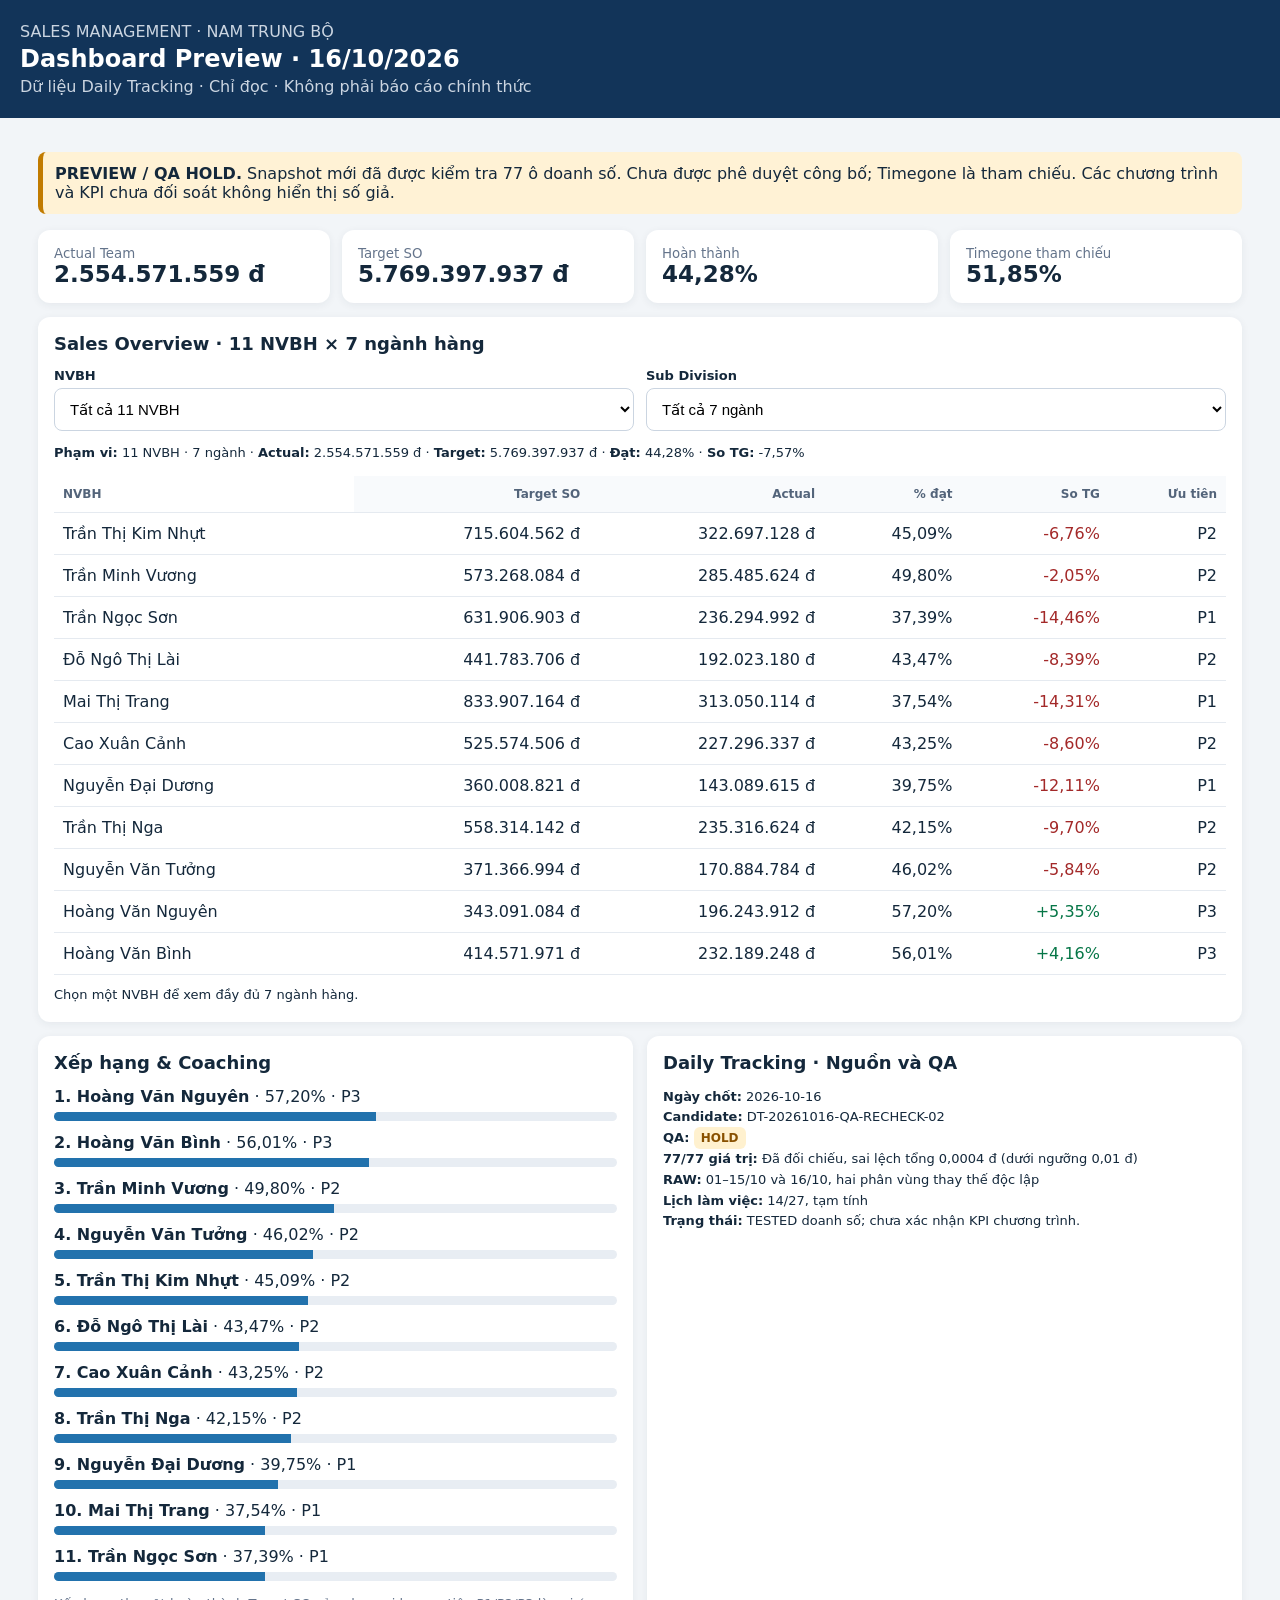
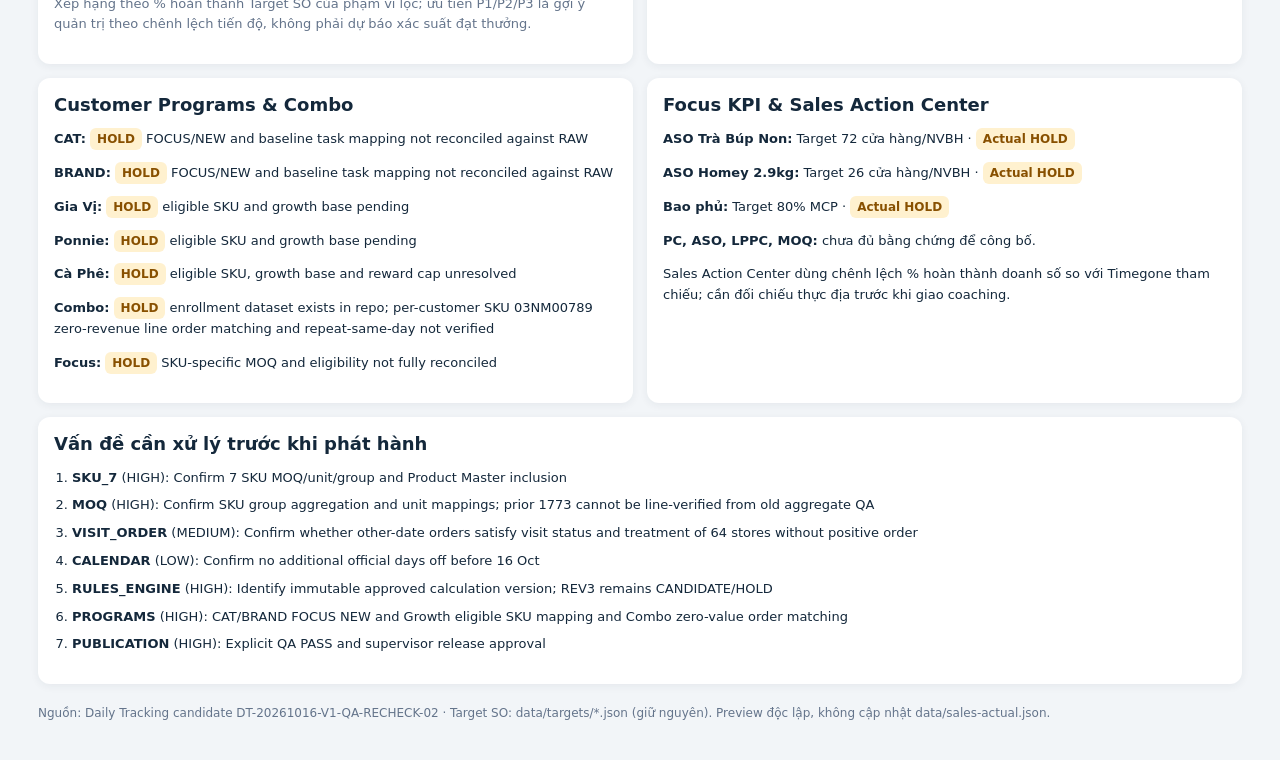
<file: preview/dashboard-2026-10-16.html>
<!doctype html><html lang="vi"><head><meta charset="utf-8"><meta name="viewport" content="width=device-width,initial-scale=1"><title>Sales Management — Preview 16/10</title><style>
:root{font-family:system-ui,-apple-system,Arial;color:#14283b;background:#f2f5f8}*{box-sizing:border-box}body{margin:0}.wrap{max-width:1240px;margin:auto;padding:18px}.head{background:#123459;color:white;padding:22px 18px}.head>div{max-width:1240px;margin:auto}h1{margin:4px 0;font-size:24px}h2{font-size:18px;margin:0 0 14px}.muted{color:#64748b}.head .muted{color:#cbd5e1}.alert{background:#fff2d5;border-left:5px solid #c17b00;padding:12px;border-radius:8px;margin:16px 0}.grid{display:grid;grid-template-columns:repeat(4,minmax(0,1fr));gap:12px}.tile,.panel{background:white;border-radius:12px;padding:16px;box-shadow:0 2px 9px #1e293b10}.tile small{display:block;color:#64748b}.tile strong{font-size:23px;overflow-wrap:anywhere}.panel{margin-top:14px}.toolbar{display:flex;gap:12px;flex-wrap:wrap;align-items:end}.toolbar label{flex:1;min-width:190px;font-size:13px;font-weight:600}select{width:100%;padding:11px;border:1px solid #cbd5e1;border-radius:8px;background:white;margin-top:5px;font-size:15px}.scroll{overflow-x:auto}table{border-collapse:collapse;width:100%;min-width:700px}th,td{padding:11px 9px;border-bottom:1px solid #e5eaf0;text-align:right;white-space:nowrap}th:first-child,td:first-child{text-align:left;position:sticky;left:0;background:white}th{font-size:12px;color:#53647a;background:#f8fafc}td{font-variant-numeric:tabular-nums}tr:hover td{background:#f8fafc}.bad{color:#a32929}.good{color:#067647}.tag{font-weight:700;font-size:12px;border-radius:6px;padding:4px 7px;background:#fff1cf;color:#885000}.split{display:grid;grid-template-columns:1fr 1fr;gap:14px}.small{font-size:13px;line-height:1.6}.list{padding-left:18px}.list li{margin:7px 0}.bar{height:9px;background:#e8edf3;border-radius:12px;overflow:hidden;margin-top:6px}.fill{height:100%;background:#2272ad}button{border:0;background:#123459;color:white;padding:10px 14px;border-radius:8px;cursor:pointer}.footer{font-size:12px;color:#64748b;margin:22px 0}#detail{margin-top:10px}@media(max-width:760px){.grid{grid-template-columns:repeat(2,minmax(0,1fr))}.split{grid-template-columns:1fr}.tile strong{font-size:19px}.wrap{padding:12px}h1{font-size:21px}table{min-width:640px}}@media(max-width:390px){.grid{grid-template-columns:1fr 1fr}.tile{padding:12px}.tile strong{font-size:17px}}
</style></head><body><header class="head"><div><div class="muted">SALES MANAGEMENT · NAM TRUNG BỘ</div><h1>Dashboard Preview · 16/10/2026</h1><div class="muted">Dữ liệu Daily Tracking · Chỉ đọc · Không phải báo cáo chính thức</div></div></header><main class="wrap"><div class="alert"><b>PREVIEW / QA HOLD.</b> Snapshot mới đã được kiểm tra 77 ô doanh số. Chưa được phê duyệt công bố; Timegone là tham chiếu. Các chương trình và KPI chưa đối soát không hiển thị số giả.</div><section class="grid" id="tiles"></section><section class="panel"><h2>Sales Overview · 11 NVBH × 7 ngành hàng</h2><div class="toolbar"><label>NVBH<select id="employee"></select></label><label>Sub Division<select id="division"></select></label></div><div id="summary" class="small" style="margin:12px 0"></div><div class="scroll"><table><thead><tr><th>NVBH</th><th>Target SO</th><th>Actual</th><th>% đạt</th><th>So TG</th><th>Ưu tiên</th></tr></thead><tbody id="rows"></tbody></table></div><div id="detail" class="small"></div></section><section class="split"><div class="panel"><h2>Xếp hạng &amp; Coaching</h2><div id="ranking"></div><p class="small muted">Xếp hạng theo % hoàn thành Target SO của phạm vi lọc; ưu tiên P1/P2/P3 là gợi ý quản trị theo chênh lệch tiến độ, không phải dự báo xác suất đạt thưởng.</p></div><div class="panel"><h2>Daily Tracking · Nguồn và QA</h2><div id="tracking" class="small"></div></div></section><section class="split"><div class="panel"><h2>Customer Programs &amp; Combo</h2><div id="programs" class="small"></div></div><div class="panel"><h2>Focus KPI &amp; Sales Action Center</h2><div id="focus" class="small"></div></div></section><section class="panel"><h2>Vấn đề cần xử lý trước khi phát hành</h2><ol id="issues" class="list small"></ol></section><footer class="footer">Nguồn: Daily Tracking candidate DT-20261016-V1-QA-RECHECK-02 · Target SO: data/targets/*.json (giữ nguyên). Preview độc lập, không cập nhật data/sales-actual.json.</footer></main><script>
const D={"cutoff":"2026-10-16","version":"DT-20261016-QA-RECHECK-02","source":"RAW 01-15 and 16-16 partitions; visit export 2026-10-17","qa":"HOLD","team":2554571558.91682,"timegone":51.85185185185185,"divisions":["Coffee","Convenience Foods","Home Care","Nutrition","Processed Meats","Refreshment Drinks","Seasoning"],"employees":[{"id":"SM-FM-10KF4093.01","name":"Trần Thị Kim Nhựt","target":[16246661,173132939,53839386,13422511,58873847,48531819,351557399],"actual":[6581100,71820500.04656,29728600,1337500,27850032,20008000.00512,165371396]},{"id":"SM-FM-10KF4093.03","name":"Trần Minh Vương","target":[4211957,144924837,101768418,12333576,41896180,45890843,222242273],"actual":[1727000,63423500.07906,42907200,6291500,14138032,19212000.00096,137786392]},{"id":"SM-FM-10KF4093.09","name":"Trần Ngọc Sơn","target":[7808201,226074589,78402723,7290110,32800349,32019112,247511819],"actual":[435600,68872500.12028,35660000,2683000,7996196,15877500.00048,104770196]},{"id":"SM-FM-10KF4093.13","name":"Đỗ Ngô Thị Lài","target":[8550569,99009468,50811827,6181114,39470676,23102298,214657754],"actual":[4726600,44628000.0288,20152800,1819000,15903844,8571000,96221936]},{"id":"SM-FM-10KF4093.14","name":"Mai Thị Trang","target":[7981962,196140321,92437225,14355974,59180966,42803120,421007596],"actual":[2420600,60147000.06236,40816000,4082000,13811222,22349500.00776,169423792]},{"id":"SM-FM-10KF4093.17","name":"Cao Xuân Cảnh","target":[1003236,138017385,46350722,2180506,33679990,49147535,255195132],"actual":[1228000,67824333.3887,21595100,107000,10625448,6142000.00024,119774456]},{"id":"SM-FM-10KF4093.19","name":"Nguyễn Đại Dương","target":[372774,123518610,36926738,4738273,38417668,22612135,133422623],"actual":[742000,44752166.71938,21463600,4431500,14239812,11140000.00128,46320536]},{"id":"SM-FM-10KF4093.20","name":"Trần Thị Nga","target":[11856256,124771588,58389872,13597621,29077705,16741156,303879944],"actual":[8054400,41369000.02972,25978300,2588500,12704092,19432500.00288,125189832]},{"id":"SM-FM-10KF4093.22","name":"Nguyễn Văn Tưởng","target":[6157880,93213889,56937036,6708916,28423909,28410984,151514380],"actual":[3812000,40182500.03508,20465800,4650000,7744012,8438000.00112,85592472]},{"id":"SM-FM-10KF4093.23","name":"Hoàng Văn Nguyên","target":[270125,108963713,44067327,6288738,43459213,46228255,93813713],"actual":[0,84952500.1734,19278200,3744000,23740196,16283000.00208,48246016]},{"id":"SM-FM-10KF4093.24","name":"Hoàng Văn Bình","target":[383474,170057174,42521553,4049509,25336924,31149151,141074186],"actual":[331100,103890500.21076,18480600,1440000,11770536,29222000.0004,67054512]}],"issues":[{"id":"SKU_7","severity":"HIGH","decision":"Confirm 7 SKU MOQ/unit/group and Product Master inclusion"},{"id":"MOQ","severity":"HIGH","decision":"Confirm SKU group aggregation and unit mappings; prior 1773 cannot be line-verified from old aggregate QA"},{"id":"VISIT_ORDER","severity":"MEDIUM","decision":"Confirm whether other-date orders satisfy visit status and treatment of 64 stores without positive order"},{"id":"CALENDAR","severity":"LOW","decision":"Confirm no additional official days off before 16 Oct"},{"id":"RULES_ENGINE","severity":"HIGH","decision":"Identify immutable approved calculation version; REV3 remains CANDIDATE/HOLD"},{"id":"PROGRAMS","severity":"HIGH","decision":"CAT/BRAND FOCUS NEW and Growth eligible SKU mapping and Combo zero-value order matching"},{"id":"PUBLICATION","severity":"HIGH","decision":"Explicit QA PASS and supervisor release approval"}],"programs":{"CAT":"HOLD: FOCUS/NEW and baseline task mapping not reconciled against RAW","BRAND":"HOLD: FOCUS/NEW and baseline task mapping not reconciled against RAW","GIA_VI":"HOLD: eligible SKU and growth base pending","PONNIE":"HOLD: eligible SKU and growth base pending","CA_PHE":"HOLD: eligible SKU, growth base and reward cap unresolved","COMBO":"HOLD: enrollment dataset exists in repo; per-customer SKU 03NM00789 zero-revenue line order matching and repeat-same-day not verified","FOCUS":"HOLD: SKU-specific MOQ and eligibility not fully reconciled"},"sku":{"unmapped_unique":7,"affected_lines":16,"affected_ag_vnd":4391050.00044,"items":[{"sku":"02OM00794","name":"Mì Omachi trộn thịt xiên nướng","lines":3,"ag_vnd":735000,"reason":"SKU absent from REV3 candidate Product Master","action":"Validate official SKU and SKU MOQ / unit / group mapping; do not auto-pass PC/ASO/LPPC","impact":"Revenue counted in valid orders; MOQ-dependent KPI undetermined"},{"sku":"02OM00968","name":"Mì Omachi lẩu tôm hùm phô mai","lines":1,"ag_vnd":64250,"reason":"SKU absent from REV3 candidate Product Master","action":"Validate official SKU and SKU MOQ / unit / group mapping; do not auto-pass PC/ASO/LPPC","impact":"Revenue counted in valid orders; MOQ-dependent KPI undetermined"},{"sku":"03GV00048","name":"Muối tôm chua cay CHIN-SU","lines":2,"ag_vnd":336000,"reason":"SKU absent from REV3 candidate Product Master","action":"Validate official SKU and SKU MOQ / unit / group mapping; do not auto-pass PC/ASO/LPPC","impact":"Revenue counted in valid orders; MOQ-dependent KPI undetermined"},{"sku":"02TB00049","name":"Chân gà Ponnie xốt mật ong","lines":1,"ag_vnd":150000,"reason":"SKU absent from REV3 candidate Product Master","action":"Validate official SKU and SKU MOQ / unit / group mapping; do not auto-pass PC/ASO/LPPC","impact":"Revenue counted in valid orders; MOQ-dependent KPI undetermined"},{"sku":"02OM00871","name":"Mì Omachi phô mai trứng muối","lines":1,"ag_vnd":245000,"reason":"SKU absent from REV3 candidate Product Master","action":"Validate official SKU and SKU MOQ / unit / group mapping; do not auto-pass PC/ASO/LPPC","impact":"Revenue counted in valid orders; MOQ-dependent KPI undetermined"},{"sku":"08CF00614Z","name":"DB_Cà phê Phil 2in1","lines":1,"ag_vnd":1372800,"reason":"SKU absent from REV3 candidate Product Master","action":"Validate official SKU and SKU MOQ / unit / group mapping; do not auto-pass PC/ASO/LPPC","impact":"Revenue counted in valid orders; MOQ-dependent KPI undetermined"},{"sku":"03SA00009","name":"Sa tế CHIN-SU tôm","lines":7,"ag_vnd":1488000,"reason":"SKU absent from REV3 candidate Product Master","action":"Validate official SKU and SKU MOQ / unit / group mapping; do not auto-pass PC/ASO/LPPC","impact":"Revenue counted in valid orders; MOQ-dependent KPI undetermined"}],"master_reference":"REV3 CANDIDATE; not official"},"visit":{"visit_rows":2957,"reported_status_with_order":1641,"matched_positive_same_employee_store_day":1349,"exceptions":292,"exception_groups":{"SAME_EMPLOYEE_STORE_DIFFERENT_ORDER_DAY":228,"NO_POSITIVE_ORDER_FOR_STORE_IN_PERIOD":64},"reason":"Visit status Có đơn hàng does not match a positive AK order with same employee, store and visit date","pc_coverage_impact":"Do not infer eligible PC or buying coverage from unmatched visit statuses; actual PC/coverage must be order-derived","conversion_b_impact":"Source visit status differs from matched-order evidence; require definition before publication"},"moq":{"previous_unmapped_line_count":1773,"previous_count_status":"UNREPRODUCED_FROM_AGGREGATED_QA_FILE; NO LINE-LEVEL KEYS","fresh_classification":{"SKU_ONLY_PASS_PRELIMINARY":5335,"SKU_ONLY_FAIL_PRELIMINARY":135,"SKU_AND_GROUP_REVIEW":2304,"MULTI_UNIT_REVIEW":961,"SKU_NOT_IN_MASTER":16},"interpretation":"Fresh mutually exclusive classification covers all 8751 positive lines; it is not a restatement of the previous 1773 classification","conversion":"AA pack factor, AB full packs, AC loose units, AD pack equivalents, AE loose-equivalent units","rule_basis":"MOQ Q,R,V; group S,T,U; require confirmed unit mapping and group aggregation; no automatic pass for unresolved cases"},"calendar":{"workdays_total":27,"elapsed_through_cutoff":14,"timegone_pct":51.85185185185185,"source":"REV3 candidate calendar 09_WORKING_CALENDAR + user confirmed 27 workdays","exception":"Calendar individual workday entries labelled ASSUMED_NO_EXTRA_HOLIDAY","status":"PASS_FOR_PROGRESS_REFERENCE; OFFICIAL_HOLIDAY_EXCEPTIONS_NOT_VERIFIED"},"approved":false};const money=n=>n==null?'—':Math.round(n).toLocaleString('vi-VN')+' đ';const pct=n=>n==null?'—':n.toLocaleString('vi-VN',{maximumFractionDigits:2,minimumFractionDigits:2})+'%';const esc=s=>String(s).replace(/[&<>"']/g,c=>({'&':'&amp;','<':'&lt;','>':'&gt;','"':'&quot;',"'":'&#39;'}[c]));const sum=a=>a.reduce((x,y)=>x+y,0);const target=sum(D.employees.map(e=>sum(e.target)));const actual=sum(D.employees.map(e=>sum(e.actual)));const ratio=(a,t)=>t>0?a/t*100:null;const gap=(a,t)=>ratio(a,t)==null?null:ratio(a,t)-D.timegone;const priority=d=>d==null?'PILOT':d < -10?'P1':d<0?'P2':'P3';const names={CAT:'CAT',BRAND:'BRAND',GIA_VI:'Gia Vị',PONNIE:'Ponnie',CA_PHE:'Cà Phê',COMBO:'Combo',FOCUS:'Focus'};const employee=document.getElementById('employee'),division=document.getElementById('division');employee.innerHTML='<option value="all">Tất cả 11 NVBH</option>'+D.employees.map(e=>'<option value="'+esc(e.id)+'">'+esc(e.name)+'</option>').join('');division.innerHTML='<option value="all">Tất cả 7 ngành</option>'+D.divisions.map((d,i)=>'<option value="'+i+'">'+esc(d)+'</option>').join('');document.getElementById('tiles').innerHTML=[['Actual Team',money(D.team)],['Target SO',money(target)],['Hoàn thành',pct(ratio(D.team,target))],['Timegone tham chiếu',pct(D.timegone)]].map(x=>'<div class="tile"><small>'+x[0]+'</small><strong>'+x[1]+'</strong></div>').join('');document.getElementById('tracking').innerHTML='<p><b>Ngày chốt:</b> '+D.cutoff+'<br><b>Candidate:</b> '+esc(D.version)+'<br><b>QA:</b> <span class="tag">HOLD</span><br><b>77/77 giá trị:</b> Đã đối chiếu, sai lệch tổng 0,0004 đ (dưới ngưỡng 0,01 đ)<br><b>RAW:</b> 01–15/10 và 16/10, hai phân vùng thay thế độc lập<br><b>Lịch làm việc:</b> 14/27, tạm tính<br><b>Trạng thái:</b> TESTED doanh số; chưa xác nhận KPI chương trình.</p>';document.getElementById('programs').innerHTML=Object.entries(D.programs).map(([k,v])=>'<p><b>'+esc(names[k]||k)+':</b> <span class="tag">HOLD</span> '+esc(v.replace(/^HOLD:\s*/,''))+'</p>').join('');document.getElementById('focus').innerHTML='<p><b>ASO Trà Búp Non:</b> Target 72 cửa hàng/NVBH · <span class="tag">Actual HOLD</span></p><p><b>ASO Homey 2.9kg:</b> Target 26 cửa hàng/NVBH · <span class="tag">Actual HOLD</span></p><p><b>Bao phủ:</b> Target 80% MCP · <span class="tag">Actual HOLD</span></p><p><b>PC, ASO, LPPC, MOQ:</b> chưa đủ bằng chứng để công bố.</p><p>Sales Action Center dùng chênh lệch % hoàn thành doanh số so với Timegone tham chiếu; cần đối chiếu thực địa trước khi giao coaching.</p>';document.getElementById('issues').innerHTML=D.issues.map(x=>'<li><b>'+esc(x.id)+'</b> ('+esc(x.severity)+'): '+esc(x.decision)+'</li>').join('');function render(){const people=D.employees.filter(e=>employee.value==='all'||e.id===employee.value);const di=division.value==='all'?D.divisions.map((_,i)=>i):[Number(division.value)];const stats=people.map(e=>{const t=sum(di.map(i=>e.target[i])),a=sum(di.map(i=>e.actual[i]));return {...e,t,a,p:ratio(a,t),d:gap(a,t)}});const t=sum(stats.map(x=>x.t)),a=sum(stats.map(x=>x.a));document.getElementById('summary').innerHTML='<b>Phạm vi:</b> '+people.length+' NVBH · '+di.length+' ngành · <b>Actual:</b> '+money(a)+' · <b>Target:</b> '+money(t)+' · <b>Đạt:</b> '+pct(ratio(a,t))+' · <b>So TG:</b> '+pct(gap(a,t));document.getElementById('rows').innerHTML=stats.map(e=>'<tr><td>'+esc(e.name)+'</td><td>'+money(e.t)+'</td><td>'+money(e.a)+'</td><td>'+pct(e.p)+'</td><td class="'+(e.d<0?'bad':'good')+'">'+(e.d==null?'—':(e.d>0?'+':'')+pct(e.d))+'</td><td>'+priority(e.d)+'</td></tr>').join('');document.getElementById('ranking').innerHTML=[...stats].sort((a,b)=>(b.p??-Infinity)-(a.p??-Infinity)).map((e,i)=>'<div style="margin:12px 0"><b>'+(i+1)+'. '+esc(e.name)+'</b> · '+pct(e.p)+' · '+priority(e.d)+'<div class="bar"><div class="fill" style="width:'+Math.min(100,Math.max(0,e.p||0))+'%"></div></div></div>').join('');document.getElementById('detail').innerHTML=employee.value==='all'?'Chọn một NVBH để xem đầy đủ 7 ngành hàng.':'<h3>Chi tiết 7 Sub Division</h3><div class="scroll"><table><thead><tr><th>Ngành</th><th>Target</th><th>Actual</th><th>% đạt</th><th>So TG</th></tr></thead><tbody>'+D.divisions.map((d,i)=>{const e=people[0],p=ratio(e.actual[i],e.target[i]),g=gap(e.actual[i],e.target[i]);return '<tr><td>'+esc(d)+'</td><td>'+money(e.target[i])+'</td><td>'+money(e.actual[i])+'</td><td>'+pct(p)+'</td><td>'+pct(g)+'</td></tr>'}).join('')+'</tbody></table></div>';}employee.addEventListener('change',render);division.addEventListener('change',render);render();
</script></body></html>
</file>
